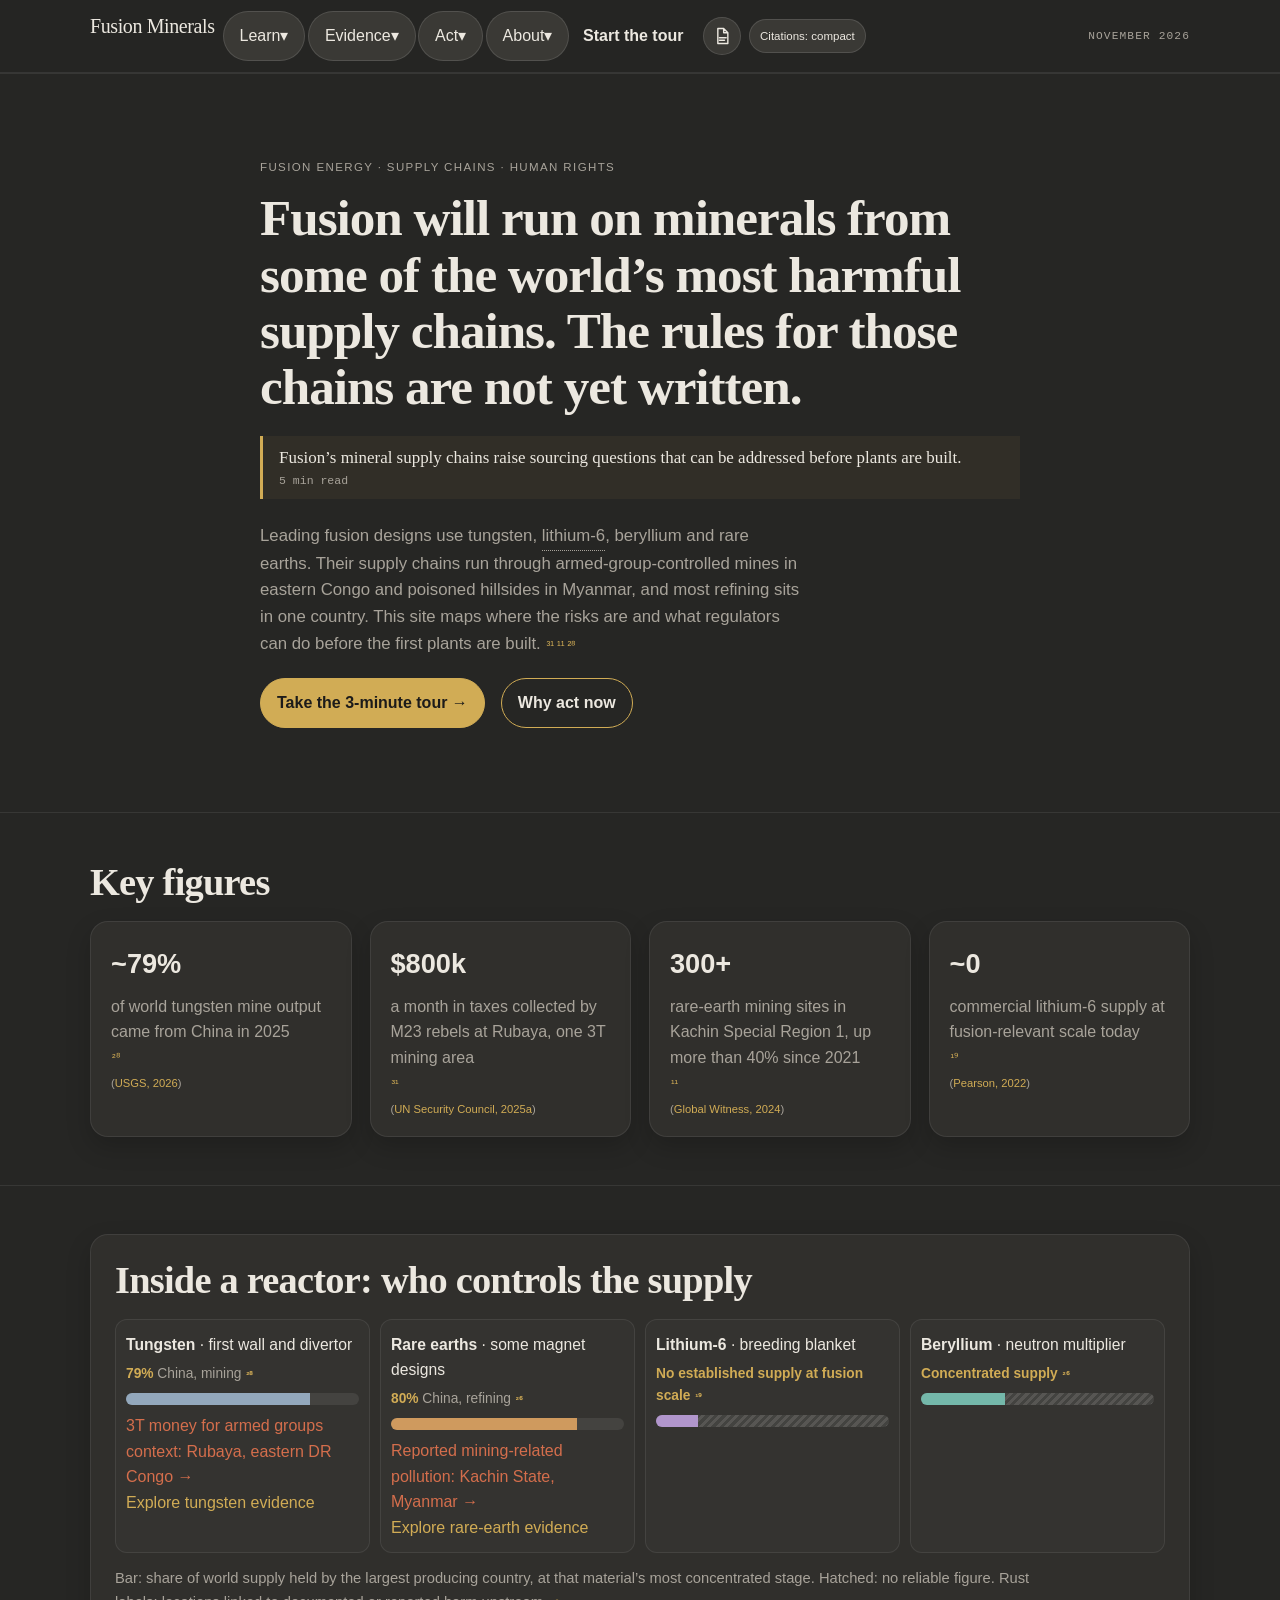
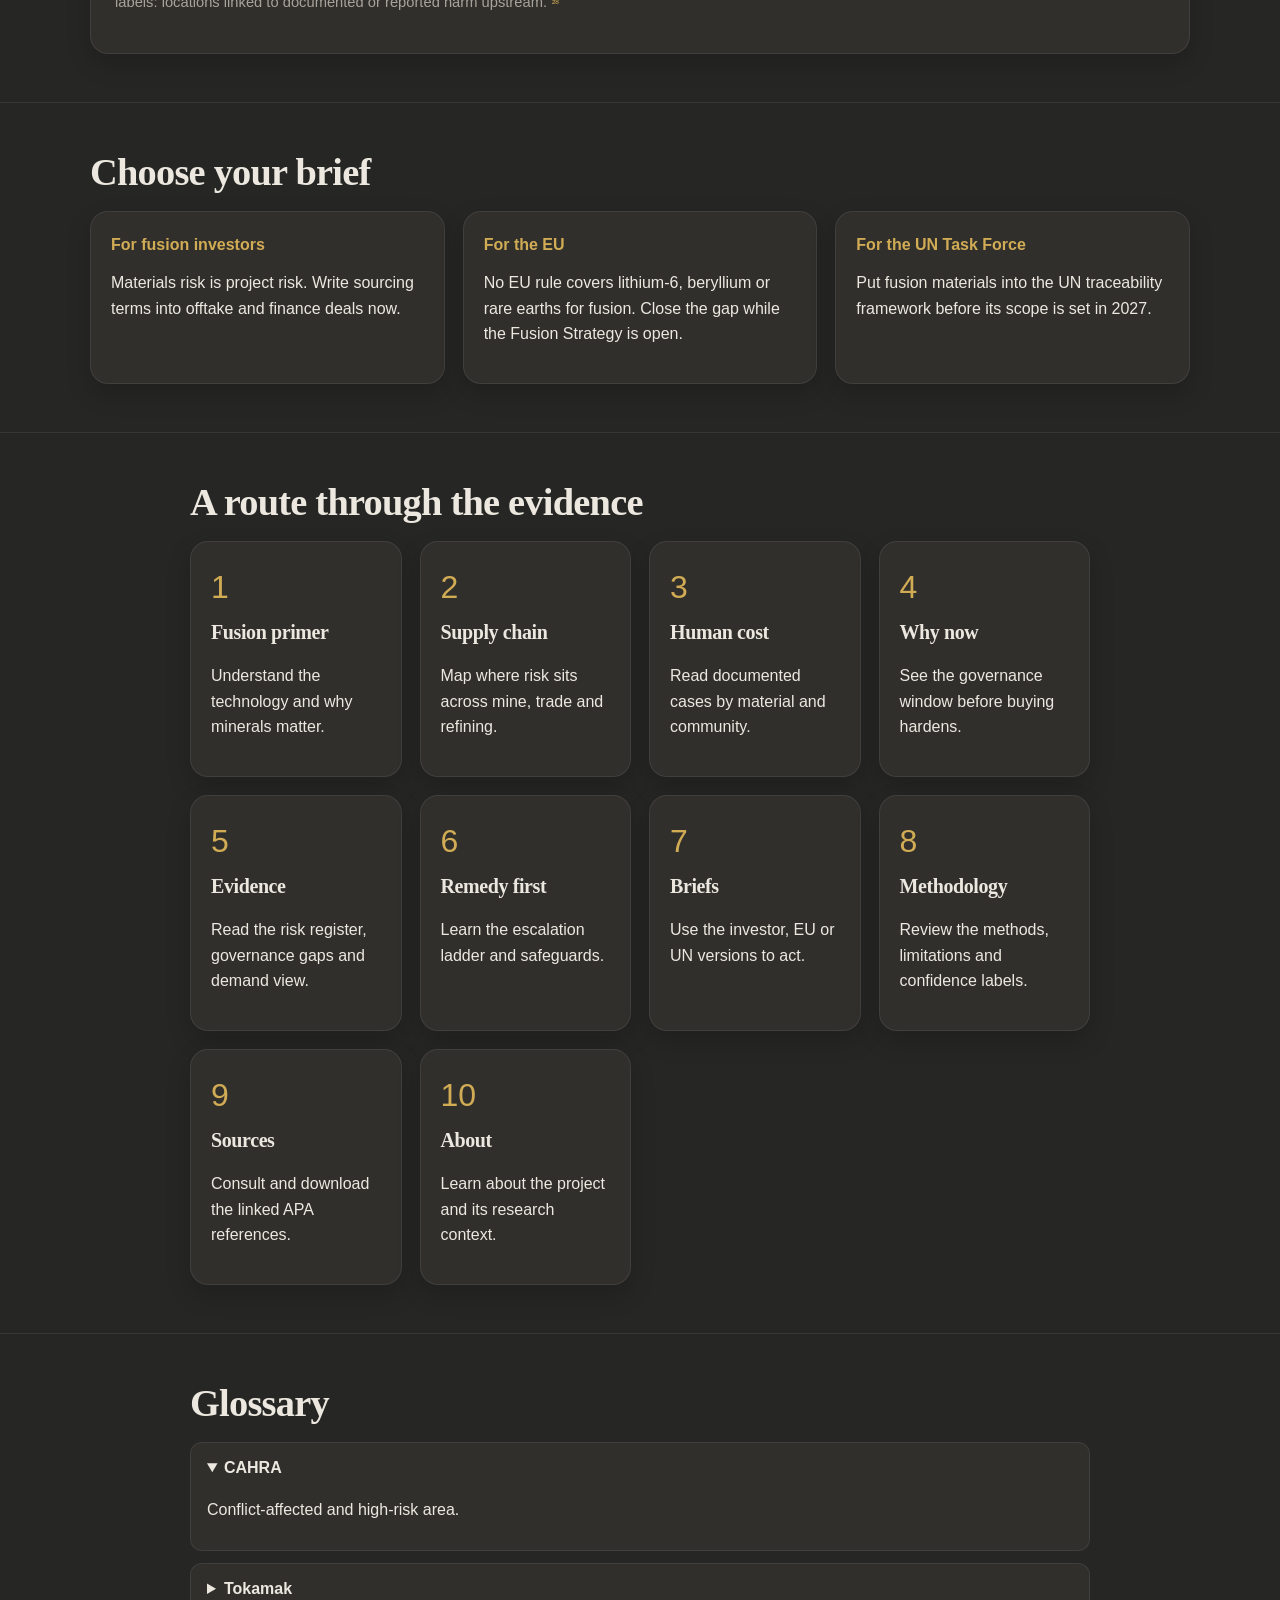
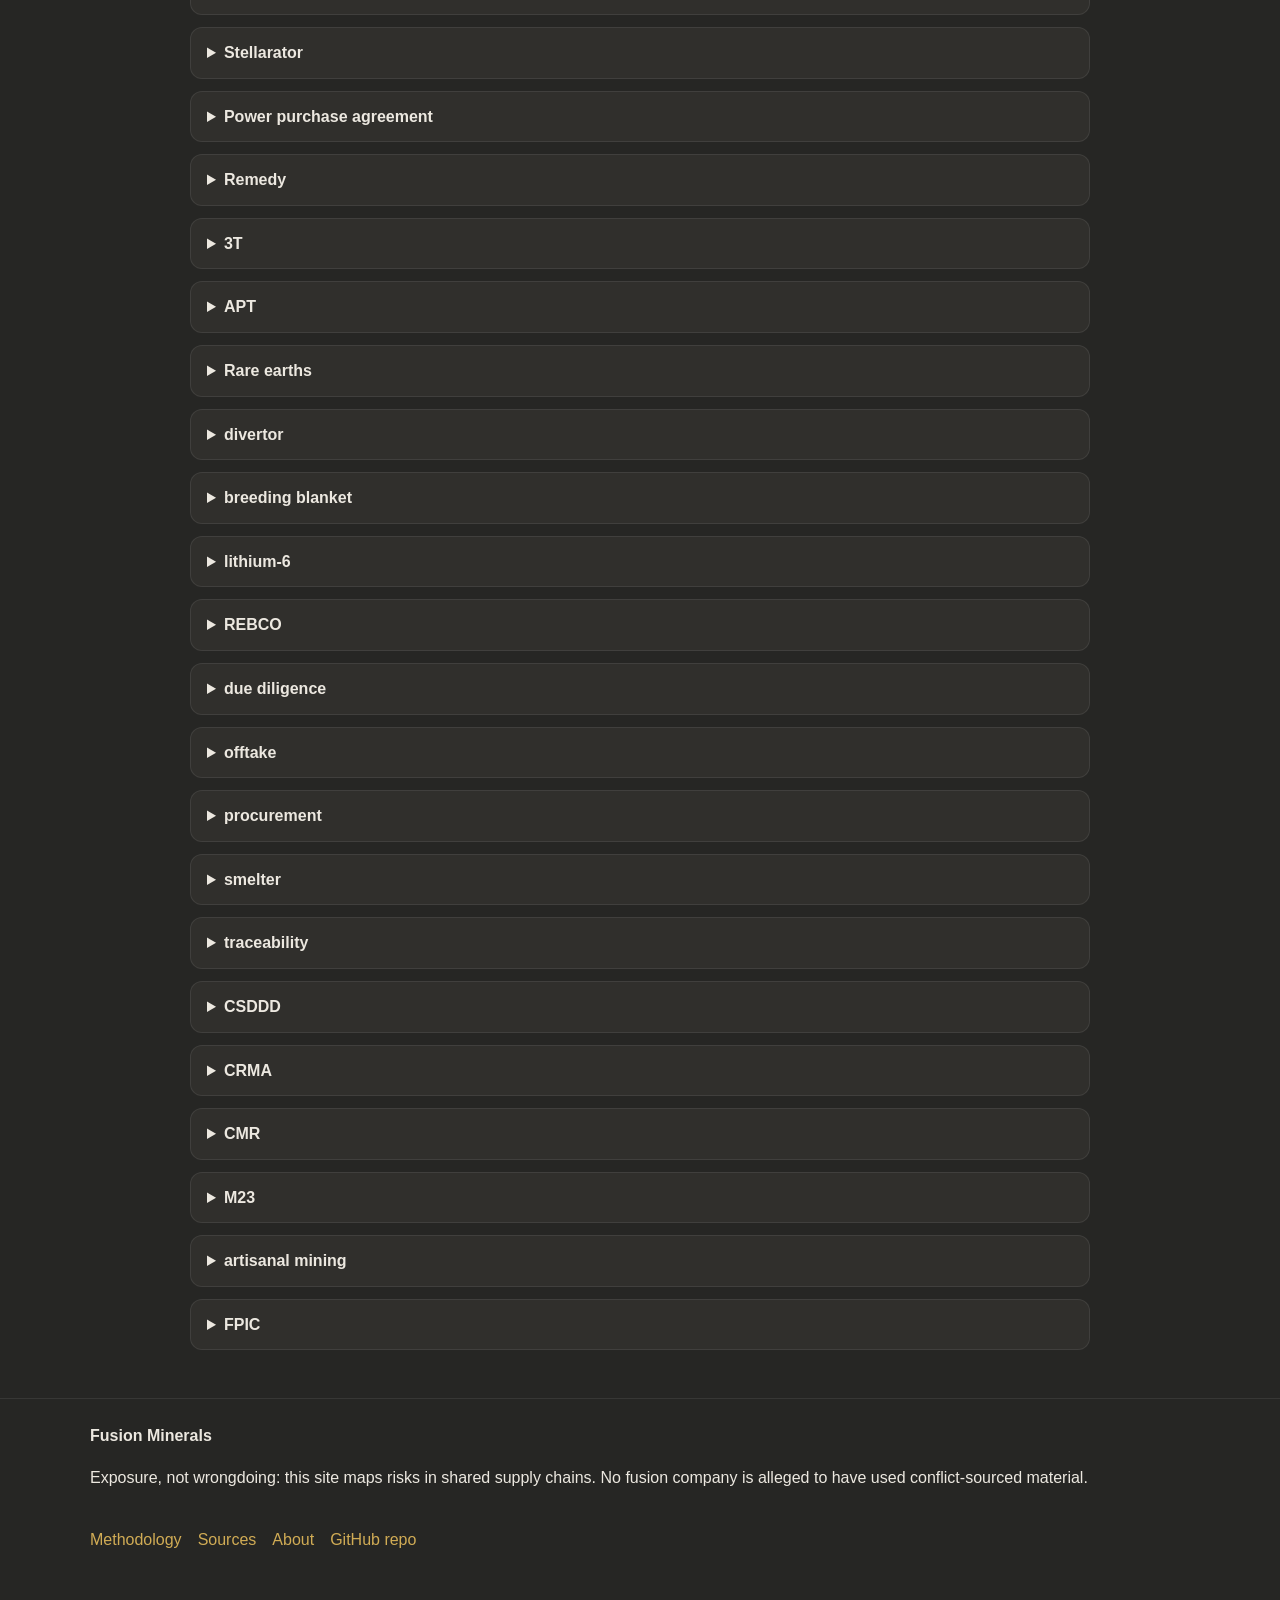
<file: index.html>
<!DOCTYPE html>
<html lang="en">
  <head>
    <meta charset="UTF-8" />
    <meta name="viewport" content="width=device-width, initial-scale=1.0" />
    <title>Fusion Minerals</title>
    <meta name="description" content="Fusion Minerals — supply chain risk in fusion minerals." />
    <link rel="stylesheet" href="css/styles.css?v=20" />
  </head>
  <body>
    <header class="site-header">
      <div class="container topbar">
        <a href="#overview" class="brand">Fusion Minerals</a>
        <button class="nav-toggle" aria-expanded="false" aria-controls="main-nav">Menu</button>
        <nav id="main-nav" class="main-nav" aria-label="Main navigation">
          <div class="nav-group">
            <button class="nav-button" aria-expanded="false">Learn <span>▾</span></button>
            <div class="nav-panel" role="menu">
              <a href="#primer">Fusion primer</a>
              <a href="#chain">Supply chain</a>
              <a href="#human-cost">Human cost</a>
              <a href="#why-now">Why now</a>
            </div>
          </div>
          <div class="nav-group">
            <button class="nav-button" aria-expanded="false">Evidence <span>▾</span></button>
            <div class="nav-panel" role="menu">
              <a href="#risks">Risk register</a>
              <a href="#governance">Governance gaps</a>
              <a href="#demand">Demand</a>
            </div>
          </div>
          <div class="nav-group">
            <button class="nav-button" aria-expanded="false">Act <span>▾</span></button>
            <div class="nav-panel" role="menu">
              <a href="#remedy">Remedy first</a>
              <a href="#brief-investors">Investors</a>
              <a href="#brief-eu">European Union</a>
              <a href="#brief-un">UN Task Force</a>
            </div>
          </div>
          <div class="nav-group">
            <button class="nav-button" aria-expanded="false">About <span>▾</span></button>
            <div class="nav-panel" role="menu">
              <a href="#methodology">Methodology</a>
              <a href="#sources">Sources</a>
              <a href="#about">About</a>
            </div>
          </div>
          <a class="button tour-nav-button" href="#tour">Start the tour</a>
        </nav>
        <button id="page-print-button" class="page-print-button" type="button" aria-label="Save this page as PDF" title="Save this page as PDF">
          <svg aria-hidden="true" viewBox="0 0 24 24"><path d="M7 3h7l5 5v13H7zM14 3v5h5M9 14h8M9 17h6"/></svg>
        </button>
        <button id="citation-mode-toggle" class="citation-mode-toggle" type="button" aria-label="Show citations: compact" aria-pressed="false">Citations: compact</button>
        <div class="date-stamp">November 2026</div>
      </div>
    </header>

    <main>
      <section id="overview" class="section">
        <div class="container hero-copy">
          <div>
            <p class="eyebrow">Fusion energy · supply chains · human rights</p>
            <h1>Fusion will run on minerals from some of the world’s most harmful supply chains. The rules for those chains are not yet written.</h1>
            <p class="lede">Leading fusion designs use tungsten, lithium-6, beryllium and rare earths. Their supply chains run through armed-group-controlled mines in eastern Congo and poisoned hillsides in Myanmar, and most refining sits in one country. This site maps where the risks are and what regulators can do before the first plants are built. <span data-cite="unsc-2025a,gw-2024,usgs-2026"></span></p>
            <div class="ctas">
              <a href="#tour" class="button">Take the 3-minute tour →</a>
              <a href="#why-now" class="button button-secondary">Why act now</a>
            </div>
          </div>
        </div>
      </section>

      <section id="tour" class="section guided-tour" aria-labelledby="tour-title">
        <div class="container narrow">
          <p class="eyebrow">A three-minute guided tour</p>
          <h2 id="tour-title">Follow a piece of tungsten</h2>
          <div class="tour-progress">
            <p id="tour-progress-label">Step 1 of 5</p>
            <div class="tour-progress-dots" role="group" aria-label="Tour progress">
              <button type="button" class="tour-dot active" data-tour-go="0" aria-label="Go to step 1" aria-current="step"></button>
              <button type="button" class="tour-dot" data-tour-go="1" aria-label="Go to step 2"></button>
              <button type="button" class="tour-dot" data-tour-go="2" aria-label="Go to step 3"></button>
              <button type="button" class="tour-dot" data-tour-go="3" aria-label="Go to step 4"></button>
              <button type="button" class="tour-dot" data-tour-go="4" aria-label="Go to step 5"></button>
            </div>
          </div>
          <div id="tour-announcement" class="visually-hidden" aria-live="polite"></div>
          <article class="tour-screen" data-tour-screen="0">
            <svg class="tour-illustration" viewBox="0 0 120 90" aria-hidden="true"><path d="M12 72 42 23l19 31 16-23 31 41H12Z" fill="none" stroke="currentColor" stroke-width="4"/><circle cx="47" cy="50" r="7" fill="var(--gold)"/></svg>
            <div><p class="eyebrow">01 · Mine</p><h3>It starts in a mine</h3><p>Tungsten is dug from the ground. Most comes from China, and some eastern Congo mines lie in areas controlled by armed groups.</p><p class="tour-figure"><strong>79%</strong> of the world’s tungsten was mined in China in 2025 <span data-cite="usgs-2026"></span></p><a href="#chain-tungsten-mine">Dig deeper →</a></div>
          </article>
          <article class="tour-screen" data-tour-screen="1" hidden>
            <svg class="tour-illustration" viewBox="0 0 120 90" aria-hidden="true"><path d="M12 45h96M76 20l28 25-28 25" fill="none" stroke="currentColor" stroke-width="4"/><path d="M20 24h30v42H20z" fill="none" stroke="var(--rust)" stroke-width="4"/></svg>
            <div><p class="eyebrow">02 · Trade</p><h3>It crosses borders</h3><p>Ore from rebel-held areas is smuggled into Rwanda and mixed with legal exports. After blending, it can be hard to identify where it came from.</p><p class="tour-figure"><strong>$800,000 a month</strong> reaches M23 rebels from taxes at one mining area <span data-cite="unsc-2025a"></span></p><a href="#human-cost-rubaya">Dig deeper →</a></div>
          </article>
          <article class="tour-screen" data-tour-screen="2" hidden>
            <svg class="tour-illustration" viewBox="0 0 120 90" aria-hidden="true"><path d="M20 68h80M32 68V40h56v28M40 40V23h40v17M46 23v-9h28v9" fill="none" stroke="currentColor" stroke-width="4"/><circle cx="60" cy="52" r="8" fill="var(--ree)"/></svg>
            <div><p class="eyebrow">03 · Refining</p><h3>It is refined</h3><p>Factories turn ore into a powder called APT. About four in five tonnes of APT are produced in one country.</p><p class="tour-figure"><strong>About 80%</strong> of APT is made in China <span data-cite="usgs-2026"></span></p><a href="#chain-tungsten-refine">Dig deeper →</a></div>
          </article>
          <article class="tour-screen" data-tour-screen="3" hidden>
            <svg class="tour-illustration" viewBox="0 0 120 90" aria-hidden="true"><path d="M27 17h66v56H27zM39 29h42v32H39z" fill="none" stroke="currentColor" stroke-width="4"/><path d="M49 73v9m22-9v9" stroke="var(--tungsten)" stroke-width="5"/></svg>
            <div><p class="eyebrow">04 · Components</p><h3>It becomes a reactor part</h3><p>The powder can be pressed into tiles that line a reactor’s hottest region. EU rules check raw tungsten at the border, but not inside finished parts.</p><p class="tour-figure"><strong>Finished components</strong> fall outside the EU Conflict Minerals Regulation <span data-cite="cmr-2017"></span></p><a href="#governance">Dig deeper →</a></div>
          </article>
          <article class="tour-screen" data-tour-screen="4" hidden>
            <svg class="tour-illustration" viewBox="0 0 120 90" aria-hidden="true"><circle cx="60" cy="45" r="32" fill="none" stroke="currentColor" stroke-width="4"/><path d="M60 13v64M28 45h64" stroke="var(--gold)" stroke-width="3"/><circle cx="60" cy="45" r="8" fill="var(--gold)"/></svg>
            <div><p class="eyebrow">05 · The opening</p><h3>The rules are not written yet</h3><p>Fusion plants are still years away. Governments and investors can require buyers to fix supply-chain problems before long-term contracts make change harder.</p><p class="tour-figure"><strong>Early 2030s</strong> is the target window for first commercial plants <span data-cite="wnn-2026"></span></p><a href="#why-now">Dig deeper →</a></div>
          </article>
          <section class="tour-screen tour-finish" data-tour-screen="5" hidden aria-labelledby="tour-finish-title">
            <div><p class="eyebrow">Tour complete</p><h3 id="tour-finish-title">What now?</h3><p>Choose where to go next.</p><div class="tour-choices"><a class="button" href="#human-cost">See who is affected</a><a class="button button-secondary" href="#remedy">See what can be done</a><a class="button button-secondary" href="#chain">Read the full evidence</a></div></div>
          </section>
          <div class="tour-controls">
            <button type="button" class="button button-secondary" id="tour-back" disabled>← Back</button>
            <button type="button" class="button" id="tour-next">Next →</button>
            <a href="#chain" class="tour-skip">Skip to the full evidence →</a>
          </div>
        </div>
      </section>

      <section class="section section-compact">
        <div class="container">
          <h2>Key figures</h2>
          <div class="stats-grid">
            <article class="stat-card">
              <strong>~79%</strong>
              <span>of world tungsten mine output came from China in 2025</span>
              <span data-cite="usgs-2026"></span>
            </article>
            <article class="stat-card">
              <strong>$800k</strong>
              <span>a month in taxes collected by M23 rebels at Rubaya, one 3T mining area</span>
              <span data-cite="unsc-2025a"></span>
            </article>
            <article class="stat-card">
              <strong>300+</strong>
              <span>rare-earth mining sites in Kachin Special Region 1, up more than 40% since 2021</span>
              <span data-cite="gw-2024"></span>
            </article>
            <article class="stat-card">
              <strong>~0</strong>
              <span>commercial lithium-6 supply at fusion-relevant scale today</span>
              <span data-cite="pearson-2022"></span>
            </article>
          </div>
        </div>
      </section>

      <section id="reactor-supply" class="section section-compact reactor-supply">
        <div class="container">
          <aside class="panel">
            <h2>Inside a reactor: who controls the supply</h2>
            <div class="mineral-stack">
              <div class="miner-row">
                <div class="meta"><strong>Tungsten</strong> · first wall and divertor</div>
                <div class="row-figure"><span>79%</span> China, mining <span data-cite="usgs-2026"></span></div>
                <div class="bar"><span style="width:79%; background: var(--tungsten);"></span></div>
                <a class="hotspot" href="#human-cost-rubaya">3T conflict-finance context: Rubaya, eastern DR Congo →</a>
                <a href="#chain-tungsten-mine">Explore tungsten evidence</a>
              </div>
              <div class="miner-row">
                <div class="meta"><strong>Rare earths</strong> · some magnet designs</div>
                <div class="row-figure"><span>80%</span> China, refining <span data-cite="scsp-2025"></span></div>
                <div class="bar"><span style="width:80%; background: var(--ree);"></span></div>
                <a class="hotspot" href="#human-cost-kachin">Reported mining-related pollution: Kachin State, Myanmar →</a>
                <a href="#chain-ree-mine">Explore rare-earth evidence</a>
              </div>
              <div class="miner-row hatched">
                <div class="meta"><strong>Lithium-6</strong> · breeding blanket</div>
                <div class="row-figure"><span class="dim">No established supply at fusion scale</span> <span data-cite="pearson-2022"></span></div>
                <div class="bar hatched"><span style="width:18%; background: var(--lithium);"></span></div>
              </div>
              <div class="miner-row hatched">
                <div class="meta"><strong>Beryllium</strong> · neutron multiplier</div>
                <div class="row-figure"><span class="dim">Concentrated supply</span> <span data-cite="scsp-2025"></span></div>
                <div class="bar hatched"><span style="width:36%; background: var(--beryllium);"></span></div>
              </div>
            </div>
            <p class="caption">Bar: share of world supply held by the largest producing country, at that material’s most concentrated stage. Hatched: no reliable figure. Rust labels: locations linked to documented or reported harm upstream. <span data-cite="usgs-2026"></span></p>
          </aside>
        </div>
      </section>

      <section class="section section-compact">
        <div class="container">
          <h2>Choose your brief</h2>
          <div class="brief-grid">
            <a class="brief-card" href="#brief-investors">
              <span class="tag">For fusion investors</span>
              <p>Materials risk is project risk. Write sourcing terms into offtake and finance deals now.</p>
            </a>
            <a class="brief-card" href="#brief-eu">
              <span class="tag">For the EU</span>
              <p>No EU rule covers lithium-6, beryllium or rare earths for fusion. Close the gap while the Fusion Strategy is open.</p>
            </a>
            <a class="brief-card" href="#brief-un">
              <span class="tag">For the UN Task Force</span>
              <p>Put fusion materials into the UN traceability framework before its scope is set in 2027.</p>
            </a>
          </div>
        </div>
      </section>

      <section class="section section-compact">
        <div class="container narrow">
          <h2>A route through the evidence</h2>
          <div class="route-grid">
            <a class="route-card" href="#primer"><span>1</span><h3>Fusion primer</h3><p>Understand the technology and why minerals matter.</p></a>
            <a class="route-card" href="#chain"><span>2</span><h3>Supply chain</h3><p>Map where risk sits across mine, trade and refining.</p></a>
            <a class="route-card" href="#human-cost"><span>3</span><h3>Human cost</h3><p>Read documented cases by material and community.</p></a>
            <a class="route-card" href="#why-now"><span>4</span><h3>Why now</h3><p>See the governance window before procurement hardens.</p></a>
            <a class="route-card" href="#risks"><span>5</span><h3>Evidence</h3><p>Read the risk register, governance gaps and demand view.</p></a>
            <a class="route-card" href="#remedy"><span>6</span><h3>Remedy first</h3><p>Learn the escalation ladder and safeguards.</p></a>
            <a class="route-card" href="#brief-investors"><span>7</span><h3>Briefs</h3><p>Use the investor, EU or UN versions to act.</p></a>
            <a class="route-card" href="#methodology"><span>8</span><h3>Methodology</h3><p>Review the methods, limitations and confidence labels.</p></a>
            <a class="route-card" href="#sources"><span>9</span><h3>Sources</h3><p>Consult and download the linked APA references.</p></a>
            <a class="route-card" href="#about"><span>10</span><h3>About</h3><p>Learn about the project and its research context.</p></a>
          </div>
        </div>
      </section>

      <section class="section section-compact">
        <div class="container narrow">
          <h2>Glossary</h2>
          <div class="glossary-list">
            <details open>
              <summary>CAHRA</summary>
              <p>Conflict-affected and high-risk area.</p>
            </details>
            <details>
              <summary>Tokamak</summary>
              <p>A magnetic confinement device designed to hold a hot plasma long enough for fusion to happen.</p>
            </details>
            <details>
              <summary>Stellarator</summary>
              <p>An alternative magnetic confinement design that uses twisted field geometry rather than a toroidal tokamak arrangement.</p>
            </details>
            <details>
              <summary>Power purchase agreement</summary>
              <p>A contract in which a buyer agrees to purchase electricity from a project, often for a fixed term.</p>
            </details>
            <details>
              <summary>Remedy</summary>
              <p>Measures to address harm, including corrective action, support and just transition for affected workers and communities.</p>
            </details>
            <details>
              <summary>3T</summary>
              <p>Tin, tungsten and tantalum, the minerals often covered by conflict-minerals due diligence rules.</p>
            </details>
            <details>
              <summary>APT</summary>
              <p>Ammonium paratungstate, a commonly traded tungsten intermediate.</p>
            </details>
            <details>
              <summary>Rare earths</summary>
              <p>Minerals used in magnets and components, including heavy and light rare earths.</p>
            </details>
          </div>
        </div>
      </section>

      <section id="primer" class="section">
        <div class="container narrow">
          <h2>What is fusion</h2>
          <div class="fusion-grid">
            <div class="diagram-box">
              <figure class="reaction-demo">
                <svg class="reaction-svg" id="reaction-comparison" viewBox="0 0 680 440" role="img" aria-labelledby="reaction-title reaction-desc">
                  <title id="reaction-title">Fusion and fission compared</title>
                  <desc id="reaction-desc">Fusion joins deuterium and tritium to make helium and a neutron. Fission splits a heavy nucleus into smaller nuclei and neutrons.</desc>
                  <rect class="reaction-frame" x="8" y="8" width="664" height="206" rx="14"></rect>
                  <rect class="reaction-frame" x="8" y="226" width="664" height="206" rx="14"></rect>
                  <text class="reaction-heading" x="28" y="40">Fusion</text>
                  <text class="reaction-label" x="28" y="66">Light nuclei join</text>
                  <g class="fusion-fuel fusion-fuel-a">
                    <circle class="nucleus" cx="118" cy="126" r="30"></circle>
                    <text class="nucleus-label" x="118" y="132" text-anchor="middle">D</text>
                  </g>
                  <text class="reaction-symbol" x="166" y="134">+</text>
                  <g class="fusion-fuel fusion-fuel-b">
                    <circle class="nucleus" cx="222" cy="126" r="30"></circle>
                    <text class="nucleus-label" x="222" y="132" text-anchor="middle">T</text>
                  </g>
                  <text class="reaction-symbol" x="298" y="134">→</text>
                  <g class="fusion-product">
                    <circle class="product-nucleus" cx="398" cy="126" r="31"></circle>
                    <text class="nucleus-label" x="398" y="132" text-anchor="middle">He</text>
                    <circle class="neutron" cx="510" cy="126" r="13"></circle>
                    <text class="neutron-label" x="510" y="131" text-anchor="middle">n</text>
                  </g>
                  <text class="reaction-footnote" x="28" y="192">Deuterium + tritium → helium + neutron</text>

                  <text class="reaction-heading" x="28" y="258">Fission</text>
                  <text class="reaction-label" x="28" y="284">A heavy nucleus splits</text>
                  <circle class="neutron" cx="118" cy="344" r="13"></circle>
                  <text class="neutron-label" x="118" y="349" text-anchor="middle">n</text>
                  <text class="reaction-symbol" x="164" y="352">+</text>
                  <g class="fission-core">
                    <circle class="heavy-nucleus" cx="245" cy="344" r="34"></circle>
                    <text class="nucleus-label" x="245" y="349" text-anchor="middle">heavy</text>
                  </g>
                  <text class="reaction-symbol" x="322" y="352">→</text>
                  <g class="fission-products">
                    <circle class="product-nucleus" cx="422" cy="330" r="25"></circle>
                    <circle class="product-nucleus" cx="482" cy="362" r="22"></circle>
                    <circle class="neutron" cx="546" cy="328" r="11"></circle>
                    <circle class="neutron" cx="552" cy="377" r="11"></circle>
                  </g>
                  <text class="reaction-footnote" x="28" y="410">A heavy nucleus → smaller nuclei + neutrons</text>
                </svg>
                <div class="mobile-reaction-labels" aria-hidden="true">
                  <p><strong>Fusion:</strong> deuterium + tritium → helium + neutron</p>
                  <p><strong>Fission:</strong> a heavy nucleus → smaller nuclei + neutrons</p>
                </div>
                <figcaption>Conceptual diagrams; not to scale.</figcaption>
              </figure>
              <div class="reaction-controls">
                <button class="button" id="reaction-play" type="button" aria-controls="reaction-comparison">Play comparison</button>
                <p id="reaction-status" role="status" aria-live="polite">Static view. Fusion joins; fission splits.</p>
              </div>
            </div>
            <div>
              <p>Fusion joins two light nuclei. Deuterium-tritium fusion produces helium and a neutron. Fission splits a heavy nucleus into smaller parts. ITER says its deuterium-tritium plasma must reach about 150 million °C. <span data-cite="iter-tokamak"></span><!-- VERIFY --> Other designs may use different fuels and conditions.</p>
              <h3 class="temperature-heading">Temperature comparison</h3>
              <figure class="temperature-figure">
                <svg class="temperature-chart" viewBox="0 0 360 300" role="img" aria-labelledby="temperature-title temperature-desc">
                  <title id="temperature-title">Solar core and fusion plasma temperatures</title>
                  <desc id="temperature-desc">The Sun's core is about 15 million degrees Celsius. ITER's deuterium-tritium plasma target is about 150 million degrees Celsius. The vertical scale omits the range from 20 to 140 million degrees.</desc>
                  <line class="temperature-axis" x1="48" y1="255" x2="330" y2="255"></line>
                  <line class="temperature-axis" x1="48" y1="65" x2="48" y2="255"></line>
                  <text class="temperature-axis-label" x="8" y="77">°C</text>
                  <text class="temperature-axis-label" x="8" y="95">millions</text>
                  <text class="temperature-tick" x="30" y="260">0</text>
                  <rect class="temperature-sun" x="88" y="195" width="74" height="60" rx="5"></rect>
                  <text class="temperature-value" x="125" y="184" text-anchor="middle">15 million °C</text>
                  <text class="temperature-name" x="125" y="280" text-anchor="middle">Sun’s core</text>
                  <rect class="temperature-plasma" x="220" y="175" width="70" height="80" rx="5"></rect>
                  <rect class="temperature-plasma" x="220" y="115" width="70" height="40" rx="5"></rect>
                  <path class="temperature-break" d="M212 174 l8 -8 M290 174 l8 -8 M212 162 l8 -8 M290 162 l8 -8"></path>
                  <text class="temperature-value" x="255" y="103" text-anchor="middle">150 million °C</text>
                  <text class="temperature-name" x="255" y="280" text-anchor="middle">ITER D-T plasma</text>
                </svg>
                <figcaption>Broken vertical scale: 20–140 million °C omitted. Bar heights are not directly proportional.</figcaption>
              </figure>
              <p class="verification-note">Author check: confirm the selected values and their intended comparison before publication. <span data-cite="nasa-sun-facts,iter-tokamak"></span><!-- VERIFY --></p>
              <ul>
                <li>The fusion reaction itself does not emit carbon dioxide; the full lifecycle footprint also depends on construction, materials and energy inputs.</li>
                <li>Waste characteristics differ from fission and depend on material choices and neutron exposure.</li>
                <li>Commercial, sustained electricity production has not yet been demonstrated.</li>
              </ul>
            </div>
          </div>

          <h2>Tokamak cross-section</h2>
          <div class="cutaway-wrap">
            <div class="cutaway-visual">
              <svg class="cutaway-svg" id="tokamak-cutaway" viewBox="0 0 680 440" role="group" aria-labelledby="tokamak-title tokamak-desc">
                <title id="tokamak-title">Simplified tokamak cross-section</title>
                <desc id="tokamak-desc">Interactive cross-section showing plasma and the surrounding first wall, divertor, breeding blanket, shield, vacuum vessel, magnets and cryostat. Select or focus a layer to explore its materials and supply-chain detail.</desc>
                <line class="doughnut-center-line" x1="40" y1="48" x2="40" y2="376"></line>
                <text class="doughnut-center-label" x="18" y="426">centre of the doughnut</text>

                <g class="layer cryostat" data-layer="cryostat" tabindex="0" role="button" aria-label="Cryostat. Materials: steel and helium." aria-pressed="false" data-material="steel" data-link="#chain-ree">
                  <rect class="cryostat-shape" x="48" y="30" width="388" height="366" rx="178"></rect>
                  <line class="layer-leader" x1="436" y1="55" x2="462" y2="55"></line>
                  <text class="layer-label" x="472" y="52">Cryostat</text>
                  <text class="layer-material" x="472" y="68">Steel, helium</text>
                </g>
                <g class="layer magnet" data-layer="magnets" tabindex="0" role="button" aria-label="Magnets. Materials: REBCO or niobium-tin superconductors." aria-pressed="false" data-material="rare-earths" data-link="#chain-ree">
                  <ellipse class="magnet-shape" cx="240" cy="213" rx="176" ry="164"></ellipse>
                  <line class="layer-leader" x1="408" y1="100" x2="462" y2="100"></line>
                  <text class="layer-label" x="472" y="97">Magnets</text>
                  <text class="layer-material" x="472" y="113">REBCO or niobium-tin</text>
                </g>
                <g class="layer vessel" data-layer="vessel" tabindex="0" role="button" aria-label="Vacuum vessel. Material: steel." aria-pressed="false" data-material="steel" data-link="#chain-beryllium">
                  <ellipse class="vessel-shape" cx="240" cy="213" rx="155" ry="144"></ellipse>
                  <line class="layer-leader" x1="392" y1="145" x2="462" y2="145"></line>
                  <text class="layer-label" x="472" y="142">Vacuum vessel</text>
                  <text class="layer-material" x="472" y="158">Steel</text>
                </g>
                <g class="layer shield" data-layer="shield" tabindex="0" role="button" aria-label="Shield. Materials: tungsten carbide and steel." aria-pressed="false" data-material="tungsten" data-link="#chain-tungsten">
                  <ellipse class="shield-shape" cx="240" cy="213" rx="141" ry="130"></ellipse>
                  <line class="layer-leader" x1="378" y1="190" x2="462" y2="190"></line>
                  <text class="layer-label" x="472" y="187">Shield</text>
                  <text class="layer-material" x="472" y="203">Tungsten carbide, steel</text>
                </g>
                <g class="layer blanket" data-layer="blanket" tabindex="0" role="button" aria-label="Breeding blanket. Materials: lithium-6, beryllium or lead." aria-pressed="false" data-material="lithium" data-link="#chain-lithium">
                  <ellipse class="blanket-shape" cx="240" cy="213" rx="126" ry="115"></ellipse>
                  <line class="layer-leader" x1="365" y1="235" x2="462" y2="235"></line>
                  <text class="layer-label" x="472" y="232">Breeding blanket</text>
                  <text class="layer-material" x="472" y="248">Lithium-6, beryllium or lead</text>
                </g>
                <g class="layer first-wall" data-layer="first-wall" tabindex="0" role="button" aria-label="First wall. Materials may include tungsten or beryllium." aria-pressed="false" data-material="tungsten" data-link="#chain-tungsten">
                  <ellipse class="first-wall-shape" cx="240" cy="213" rx="104" ry="94"></ellipse>
                  <line class="layer-leader" x1="344" y1="280" x2="462" y2="280"></line>
                  <text class="layer-label" x="472" y="277">First wall</text>
                  <text class="layer-material" x="472" y="293">Tungsten or beryllium</text>
                </g>
                <g class="layer divertor" data-layer="divertor" tabindex="0" role="button" aria-label="Divertor. Material: tungsten." aria-pressed="false" data-material="tungsten" data-link="#chain-tungsten">
                  <path class="divertor-shape" d="M205 281 L275 281 L258 316 L222 316 Z"></path>
                  <line class="layer-leader" x1="258" y1="316" x2="462" y2="325"></line>
                  <text class="layer-label" x="472" y="322">Divertor</text>
                  <text class="layer-material" x="472" y="338">Tungsten</text>
                </g>
                <g class="layer plasma" data-layer="plasma" tabindex="0" role="button" aria-label="Plasma. Fuel: deuterium and tritium." aria-pressed="false" data-material="deuterium-tritium" data-link="#chain-lithium">
                  <ellipse class="plasma-shape" cx="240" cy="213" rx="78" ry="69"></ellipse>
                  <text class="plasma-label" x="240" y="218" text-anchor="middle">Plasma</text>
                  <line class="layer-leader" x1="314" y1="257" x2="462" y2="370"></line>
                  <text class="layer-label" x="472" y="367">Plasma</text>
                  <text class="layer-material" x="472" y="383">Deuterium and tritium</text>
                </g>
              </svg>
              <ul class="cutaway-layer-list" aria-label="Tokamak layers">
                <li><button class="cutaway-list-layer" data-layer="plasma" type="button" data-material="deuterium-tritium" data-link="#chain-lithium">Plasma <span>Deuterium and tritium</span></button></li>
                <li><button class="cutaway-list-layer" data-layer="first-wall" type="button" data-material="tungsten" data-link="#chain-tungsten">First wall <span>Tungsten or beryllium</span></button></li>
                <li><button class="cutaway-list-layer" data-layer="divertor" type="button" data-material="tungsten" data-link="#chain-tungsten">Divertor <span>Tungsten</span></button></li>
                <li><button class="cutaway-list-layer" data-layer="blanket" type="button" data-material="lithium" data-link="#chain-lithium">Breeding blanket <span>Lithium-6, beryllium or lead</span></button></li>
                <li><button class="cutaway-list-layer" data-layer="shield" type="button" data-material="tungsten" data-link="#chain-tungsten">Shield <span>Tungsten carbide, steel</span></button></li>
                <li><button class="cutaway-list-layer" data-layer="vessel" type="button" data-material="steel" data-link="#chain-beryllium">Vacuum vessel <span>Steel</span></button></li>
                <li><button class="cutaway-list-layer" data-layer="magnets" type="button" data-material="rare-earths" data-link="#chain-ree">Magnets <span>REBCO or niobium-tin</span></button></li>
                <li><button class="cutaway-list-layer" data-layer="cryostat" type="button" data-material="steel" data-link="#chain-ree">Cryostat <span>Steel, helium</span></button></li>
              </ul>
              <p class="cutaway-caption">Simplified tokamak. Not to scale. Other designs use materials differently.</p>
            </div>
            <div class="cutaway-card" id="cutaway-detail">
              <h3>Layer detail</h3>
              <p>Select a layer to inspect the material risk.</p>
            </div>
          </div>
          <details class="primer-table-disclosure">
            <summary>Show the full reactor layer table</summary>
            <div class="table-scroll" role="region" aria-label="Fusion reactor layers and material risks" tabindex="0">
              <table class="accessible-table">
                <thead>
                  <tr><th>Layer</th><th>Role</th><th>Materials</th><th>Key supply risk</th></tr>
                </thead>
                <tbody>
                  <tr><td>Plasma</td><td>Fuel burns here</td><td>Deuterium, tritium</td><td>Fuel supply and isotopic separation</td></tr>
                  <tr><td>First wall</td><td>Faces the plasma</td><td>Design-dependent; may include tungsten or beryllium</td><td>Material choice, concentration and traceability vary by design</td></tr>
                  <tr><td>Divertor</td><td>Removes heat and exhaust</td><td>Tungsten</td><td>Concentrated refining and governance gaps</td></tr>
                  <tr><td>Breeding blanket</td><td>Makes new tritium, captures heat</td><td>Lithium (lithium-6), beryllium or lead</td><td>Lithium-6 supply is effectively zero</td></tr>
                  <tr><td>Shield</td><td>Protects the magnets</td><td>Tungsten carbide, steel</td><td>Material concentration and processing bottlenecks</td></tr>
                  <tr><td>Vacuum vessel</td><td>Sealed chamber</td><td>Steel</td><td>Industrial supply chain, not the main risk theme</td></tr>
                  <tr><td>Magnets</td><td>Confine the plasma</td><td>Superconductors vary by design, including REBCO or niobium-tin</td><td>Material demand and upstream exposure depend on magnet architecture</td></tr>
                  <tr><td>Cryostat</td><td>Keeps magnets cold</td><td>Steel, helium</td><td>Industrial supply chain and gas logistics</td></tr>
                </tbody>
              </table>
            </div>
          </details>

          <h2 class="primer-subsection-heading">Who is building it</h2>
          <div class="company-grid">
            <details class="company-card approach-card">
              <summary><h3>Tokamak</h3></summary>
              <div class="approach-content"><p>Commonwealth Fusion Systems; Tokamak Energy; ITER.</p></div>
            </details>
            <details class="company-card approach-card">
              <summary><h3>Stellarator</h3></summary>
              <div class="approach-content"><p>Proxima Fusion; Thea Energy.</p></div>
            </details>
            <details class="company-card approach-card">
              <summary><h3>Field-reversed / pulsed</h3></summary>
              <div class="approach-content"><p>Helion; TAE Technologies.</p></div>
            </details>
            <details class="company-card approach-card">
              <summary><h3>Magnetised target</h3></summary>
              <div class="approach-content"><p>General Fusion.</p></div>
            </details>
            <details class="company-card approach-card">
              <summary><h3>Inertial / laser</h3></summary>
              <div class="approach-content"><p>Inertia; Focused Energy; Marvel Fusion; Pacific Fusion.</p></div>
            </details>
          </div>

          <h2 class="primer-subsection-heading">Why it matters now</h2>
          <p>$4.48 billion was raised in the 12 months to July 2026, the highest on record, and $14.24 billion since 2021 across 56 companies. IEA projects global data centre electricity demand of about 945 TWh by 2030. Big Tech power deals tie AI demand to fusion.</p>

          <p class="bridge">Material requirements vary by reactor design, and each design draws on industrial supply chains. <a href="#chain">Trace the materials →</a></p>
          <div class="pager"><a href="#overview">← Overview</a><a href="#chain">Supply chain →</a></div>
        </div>
      </section>

      <section id="chain" class="section">
        <div class="container">
          <h2>Supply chain</h2>
          <div class="material-switcher" id="material-switcher">
            <button class="material-button active" data-material="tungsten">Tungsten</button>
            <button class="material-button" data-material="lithium">Lithium</button>
            <button class="material-button" data-material="beryllium">Beryllium</button>
            <button class="material-button" data-material="ree">Rare earths</button>
          </div>
          <div class="audience-lens-wrap">
            <p>Audience lens</p>
            <div class="audience-lens" id="audience-lens">
              <button class="lens active" data-lens="all">All</button>
              <button class="lens" data-lens="investors">Investors</button>
              <button class="lens" data-lens="eu">EU</button>
              <button class="lens" data-lens="un">UN</button>
            </div>
          </div>
          <div class="chain-layout">
            <div class="chain-panel">
              <h3>Supply chain map</h3>
              <div class="chain-journey-controls">
                <button class="button button-secondary" id="chain-journey-toggle" type="button" aria-controls="chain-flow" aria-pressed="false">Play journey</button>
                <p id="chain-journey-status" role="status" aria-live="polite">Ready at the first stage.</p>
              </div>
              <div class="chain-flow" id="chain-flow"></div>
              <div class="legend">
                <span><i class="dot mine"></i> Mine</span>
                <span><i class="dot trade"></i> Trade</span>
                <span><i class="dot refine"></i> Refining</span>
                <span><i class="dot component"></i> Components</span>
                <span><i class="dot plant"></i> Plant</span>
              </div>
            </div>
            <aside class="detail-panel" id="stage-detail"></aside>
          </div>
          <div class="limits-strip">
            <span>Limitations</span>
            <p>Exposure, not wrongdoing. <a href="#methodology">Read the limitations →</a></p>
          </div>
          <div class="pager"><a href="#primer">← Fusion primer</a><a href="#human-cost">Human cost →</a></div>
        </div>
      </section>

      <section id="human-cost" class="section human-cost">
        <div class="container">
          <p class="eyebrow">Human cost</p>
          <h2>Who pays for fusion’s minerals</h2>
          <p class="lede">The mines and refineries that will supply fusion already carry a human cost. These are the documented cases, by material. They show who is exposed, not who is to blame.</p>

          <div class="human-dimensions" role="group" aria-label="Five dimensions of human cost">
            <article><span>Lives</span><strong data-count-target="200" data-count-suffix="+" aria-label="More than 200">200+</strong><p>killed in a Rubaya mine collapse, early 2026</p><span data-cite="reuters-2026"></span></article>
            <article><span>Children</span><strong data-count-target="15" aria-label="15">15</strong><p>age of a Kachin miner who died after leaving work</p><span data-cite="gw-2024"></span></article>
            <article><span>Health</span><strong data-count-target="134000" aria-label="134,000">134,000</strong><p>US workers estimated to be exposed to beryllium</p><span data-cite="atsdr-2008"></span></article>
            <article><span>Conflict</span><strong data-count-target="800" data-count-prefix="$" data-count-suffix="k" aria-label="$800,000">$800k</strong><p>a month to M23 rebels from Rubaya mining taxes</p><span data-cite="unsc-2025a"></span></article>
            <article><span>Water</span><strong data-count-target="10" data-count-suffix=" m+" aria-label="More than 10 metres">10 m+</strong><p>fall in groundwater in 15 years, Salar de Atacama</p><span data-cite="oc-2025"></span></article>
          </div>

          <h3>Case files</h3>
          <div class="case-filters" role="group" aria-label="Filter case files by material">
            <button type="button" class="filter active" data-case-filter="all" aria-pressed="true">All cases</button>
            <button type="button" class="filter" data-case-filter="tungsten" aria-pressed="false">Tungsten</button>
            <button type="button" class="filter" data-case-filter="lithium" aria-pressed="false">Lithium</button>
            <button type="button" class="filter" data-case-filter="beryllium" aria-pressed="false">Beryllium</button>
            <button type="button" class="filter" data-case-filter="ree" aria-pressed="false">Rare earths</button>
          </div>
          <p id="case-count" class="count-line" role="status" aria-live="polite"></p>
          <div class="case-grid">
            <details class="case-card" id="human-cost-rubaya" data-material="tungsten">
              <summary class="case-summary">
                <span class="case-tags"><span class="material-chip tungsten">Tungsten · 3T</span><span class="confidence">Documented</span></span>
                <span class="case-title">Rubaya, North Kivu</span><span class="case-place">DR Congo · controlled by M23 since 2024</span>
                <span class="case-toggle-label"><span class="case-open-label">Open case file</span><span class="case-close-label">Close case file</span></span>
              </summary>
              <div class="case-detail">
              <p>Miners dig by hand for a few dollars a day. Two collapses in early 2026 were each reported to kill about 200 people. Victims of the first included children and market women. M23 disputes the second toll. UN experts report that M23 runs a parallel administration over Rubaya. They say it earns at least $800,000 a month from coltan taxes and smuggles 3T minerals into Rwanda. Rubaya supplies more than 15% of the world’s tantalum.</p>
              <p><strong>Who is affected:</strong> Artisanal miners and their families; communities under armed-group administration.</p>
              <p class="case-note">Most evidence concerns coltan; tungsten volumes from Rubaya are not quantified.</p>
              <p><span data-cite="reuters-2026,ap-2026,unsc-2025a"></span></p>
              <a href="#chain-tungsten-mine">Trace this stage →</a>
              </div>
            </details>
            <details class="case-card" id="human-cost-kachin" data-material="ree">
              <summary class="case-summary">
                <span class="case-tags"><span class="material-chip ree">Rare earths</span><span class="confidence">Reported</span></span>
                <span class="case-title">Kachin Special Region 1</span><span class="case-place">Myanmar · territory of junta-aligned militias</span>
                <span class="case-toggle-label"><span class="case-open-label">Open case file</span><span class="case-close-label">Close case file</span></span>
              </summary>
              <div class="case-detail">
              <p>Mining sites rose by more than 40% from 2021 to 2023, to over 300. Leaching chemicals are pumped into hillsides. Myanmar imported 1.5 million tonnes of ammonium sulphate from China in 2023. Imports were 93,000 tonnes in 2015. Streams test highly acidic with elevated arsenic. Workers report coughing, numbness, skin conditions and kidney problems. Two miners died after leaving work; one was 15. Residents say militias use coercion and payoffs to take land for mining.</p>
              <blockquote>“There are no longer fish in the waters.” <cite>— resident of Chipwe</cite></blockquote>
              <p><strong>Who is affected:</strong> Miners, farming and fishing communities, and residents displaced from riverbanks.</p>
              <p><span data-cite="gw-2024,gw-2022"></span></p>
              <a href="#chain-ree-mine">Trace this stage →</a>
              </div>
            </details>
            <details class="case-card" id="human-cost-andes" data-material="lithium">
              <summary class="case-summary">
                <span class="case-tags"><span class="material-chip lithium">Lithium</span><span class="confidence">Reported</span></span>
                <span class="case-title">High Andean salt flats</span><span class="case-place">Argentina, Bolivia and Chile</span>
                <span class="case-toggle-label"><span class="case-open-label">Open case file</span><span class="case-close-label">Close case file</span></span>
              </summary>
              <div class="case-detail">
              <p>Brine extraction in open evaporation ponds causes an irreversible loss of water from aquifers. In Chile’s Salar de Atacama, groundwater has fallen by more than 10 metres in 15 years. The salt flat is sinking 1 to 2 cm a year. At least 200 Indigenous communities live around the salt flats. Most lithium operations went ahead without free, prior and informed consent.</p>
              <p><strong>Who is affected:</strong> Indigenous communities whose water, grazing and livelihoods depend on the salt flats.</p>
              <p class="case-note">Fusion needs lithium enriched in lithium-6; the extraction stage is shared with battery lithium.</p>
              <p><span data-cite="oc-2025"></span></p>
              <a href="#chain-lithium-mine">Trace this stage →</a>
              </div>
            </details>
            <details class="case-card" id="human-cost-beryllium" data-material="beryllium">
              <summary class="case-summary">
                <span class="case-tags"><span class="material-chip beryllium">Beryllium</span><span class="confidence">Documented</span></span>
                <span class="case-title">Beryllium workers</span><span class="case-place">Beryllium processing and machining plants</span>
                <span class="case-toggle-label"><span class="case-open-label">Open case file</span><span class="case-close-label">Close case file</span></span>
              </summary>
              <div class="case-detail">
              <p>Inhaling small beryllium particles can sensitise workers, and 6–8% of sensitised people develop chronic beryllium disease each year, a lung disease. At least 134,000 current US workers are estimated to be exposed, and sensitisation is found in 1–16% of exposed workers tested. Families of workers and people living near plants have also become ill.</p>
              <p><strong>Who is affected:</strong> Machinists, process and lab workers, and their families.</p>
              <p class="case-note">These figures are from the United States; the global beryllium chain is not yet mapped.</p>
              <p><span data-cite="atsdr-2008"></span></p>
              <a href="#chain-beryllium-components">Trace this stage →</a>
              </div>
            </details>
          </div>

          <aside class="data-gap">
            <h3>What we don’t know yet</h3>
            <ul>
              <li>No public data links harm to tungsten mining specifically; most Great Lakes evidence concerns coltan.</li>
              <li>Mining communities in China, where most tungsten and rare earths are mined and refined, are not yet researched.</li>
              <li>Beryllium mining and processing sites outside the US are not mapped.</li>
              <li>No fusion-specific procurement data exists to trace any case to a fusion buyer.</li>
            </ul>
          </aside>
          <div class="ctas"><a class="button" href="#remedy">Why remedy, not exit →</a><a class="button button-secondary" href="#brief-eu">What regulators can do →</a></div>
          <div class="pager"><a href="#chain">← Supply chain</a><a href="#why-now">Why now →</a></div>
        </div>
      </section>

      <section id="why-now" class="section">
        <div class="container">
          <h2>Why now</h2>
          <div class="why-grid">
            <article class="reason-card"><h3>1. First plants are about to be procured</h3><p>SPARC targets first plasma in 2027 and the first commercial plants are due in the early 2030s. Sourcing set then will last decades. <span data-cite="wnn-2026"></span><!-- VERIFY --></p></article>
            <article class="reason-card"><h3>2. Supply is already squeezed</h3><p>China mines 79% of tungsten and refines about 80% of rare earths. Export licensing in 2025 doubled tungsten prices. <span data-cite="usgs-2026"></span><!-- VERIFY --></p></article>
            <article class="reason-card"><h3>3. The rules are being written now</h3><p>The EU is reviewing its conflict minerals law and amending the Critical Raw Materials Act; the US and UK are setting fusion regulations. None covers where fusion’s minerals come from. <span data-cite="ep-2026,nrc-2026,desnz-2026"></span></p></article>
          </div>
          <div class="investment-chart">
            <h3>Investment is accelerating</h3>
            <p>Reported private fusion investment. The periods differ, so these figures are not like-for-like annual totals.</p>
            <div class="investment-row"><span>12 months to July 2026</span><span class="investment-track"><span style="width:31.5%"></span></span><strong>$4.48bn</strong></div>
            <div class="investment-row"><span>Since 2021</span><span class="investment-track"><span style="width:100%"></span></span><strong>$14.24bn</strong></div>
            <p class="investment-note">Across 56 companies. <span data-cite="wnn-2026"></span><!-- VERIFY --></p>
          </div>
          <h3>Key dates</h3>
          <div class="timeline-mount" data-audience="all"></div>
          <div class="pager"><a href="#human-cost">← Human cost</a><a href="#risks">Risk register →</a></div>
        </div>
      </section>

      <section id="risks" class="section">
        <div class="container">
          <h2>Evidence: risk register</h2>
          <div class="controls-row">
            <label class="risk-search-label" for="risk-search">Search risks
              <input id="risk-search" type="search" autocomplete="off">
            </label>
            <select id="risk-material-filter" aria-label="Filter risks by material"></select>
            <select id="risk-stage-filter" aria-label="Filter risks by stage"></select>
            <select id="risk-type-filter" aria-label="Filter risks by type"></select>
            <select id="risk-confidence-filter" aria-label="Filter risks by confidence"></select>
            <button id="risk-reset" class="button button-secondary" type="button">Reset filters</button>
            <button id="download-csv" class="button button-secondary" type="button">Download CSV</button>
          </div>
          <div id="risk-active-filters" class="risk-active-filters" aria-live="polite"></div>
          <p id="risk-count" class="count-line" role="status" aria-live="polite"></p>
          <div class="table-scroll" role="region" aria-label="Fusion materials risk register" tabindex="0">
            <table>
              <thead>
                <tr>
                  <th scope="col" aria-sort="ascending"><button type="button" class="risk-sort" data-sort="id">ID <span aria-hidden="true">↑</span></button></th>
                  <th scope="col" aria-sort="none"><button type="button" class="risk-sort" data-sort="material">Material <span aria-hidden="true">↕</span></button></th>
                  <th scope="col" aria-sort="none"><button type="button" class="risk-sort" data-sort="stage">Stage <span aria-hidden="true">↕</span></button></th>
                  <th scope="col" aria-sort="none"><button type="button" class="risk-sort" data-sort="risk">Risk <span aria-hidden="true">↕</span></button></th>
                  <th scope="col" aria-sort="none"><button type="button" class="risk-sort" data-sort="location">Location <span aria-hidden="true">↕</span></button></th>
                  <th scope="col" aria-sort="none"><button type="button" class="risk-sort" data-sort="confidence">Confidence <span aria-hidden="true">↕</span></button></th>
                  <th scope="col" aria-sort="none"><button type="button" class="risk-sort" data-sort="sourceIds">Sources <span aria-hidden="true">↕</span></button></th>
                </tr>
              </thead>
              <tbody id="risk-body"></tbody>
            </table>
          </div>
          <div class="pager"><a href="#why-now">← Why now</a><a href="#governance">Governance gaps →</a></div>
        </div>
      </section>

      <section id="governance" class="section">
        <div class="container">
          <h2>Evidence: governance gaps</h2>
          <div class="governance-picker" aria-labelledby="governance-picker-title">
            <h3 id="governance-picker-title">Pick a mineral</h3>
            <div id="governance-material-picker" class="governance-material-picker" role="group" aria-label="Pick a mineral"></div>
            <p id="governance-coverage-count" class="governance-coverage-count" aria-live="polite"></p>
            <div id="governance-rule-cards" class="governance-rule-cards"></div>
          </div>
          <button id="governance-table-toggle" class="button button-secondary" type="button" aria-controls="governance-table-wrap" aria-expanded="false">Show full table</button>
          <div class="table-scroll matrix-wrap" id="governance-table-wrap" role="region" aria-label="Governance coverage matrix by material" tabindex="0" hidden>
            <table class="matrix-table" id="governance-table">
              <thead>
                <tr>
                  <th>Material</th>
                  <th>EU Conflict Minerals Regulation (2017/821)</th>
                  <th>US Dodd-Frank §1502</th>
                  <th>EU Batteries Regulation due diligence</th>
                  <th>EU CSDDD</th>
                  <th>OECD Due Diligence Guidance</th>
                  <th>UN Panel principles (2024)</th>
                  <th>CRMA business risk preparedness</th>
                  <th>EU Forced Labour Regulation</th>
                  <th>Net-Zero Industry Act</th>
                </tr>
              </thead>
              <tbody>
                <tr><td>Tungsten</td><td><span class="state covered">Covered</span> Raw ore and metal imports are covered; finished components are not.</td><td><span class="state covered">Covered</span> 3TG, DRC and adjoining countries.</td><td><span class="state not">Not covered</span></td><td><span class="state partly">Partly</span> Voluntary or company threshold rules apply.</td><td><span class="state partly">Partly</span> Voluntary guidance.</td><td><span class="state partly">Partly</span> Voluntary, examples include rare earths.</td><td>Partly: large firms in listed strategic technologies only; fusion is not listed.</td><td>Partly: bans products made with forced labour from December 2027; no due-diligence duty.</td><td>Not covered: fusion is not named.</td></tr>
                <tr><td>Lithium</td><td><span class="state not">Not covered</span></td><td><span class="state not">Not covered</span></td><td><span class="state partly">Partly</span> Only when used in batteries.</td><td><span class="state partly">Partly</span> Only large firms above thresholds.</td><td><span class="state partly">Partly</span> Voluntary guidance.</td><td><span class="state partly">Partly</span> Examples include lithium, but not fusion-specific treatment.</td><td>Partly: large firms in listed strategic technologies only; fusion is not listed.</td><td>Partly: bans products made with forced labour from December 2027; no due-diligence duty.</td><td>Not covered: fusion is not named.</td></tr>
                <tr><td>Lithium-6</td><td><span class="state not">Not covered</span></td><td><span class="state not">Not covered</span></td><td><span class="state not">Not covered</span></td><td><span class="state partly">Partly</span> Only large firms and general due diligence.</td><td><span class="state partly">Partly</span> Voluntary guidance.</td><td><span class="state partly">Partly</span> Not named explicitly.</td><td>Partly: large firms in listed strategic technologies only; fusion is not listed.</td><td>Partly: bans products made with forced labour from December 2027; no due-diligence duty.</td><td>Not covered: fusion is not named.</td></tr>
                <tr><td>Beryllium</td><td><span class="state not">Not covered</span></td><td><span class="state not">Not covered</span></td><td><span class="state not">Not covered</span></td><td><span class="state partly">Partly</span> General company due diligence only.</td><td><span class="state partly">Partly</span> Voluntary guidance.</td><td><span class="state partly">Partly</span> Not named explicitly.</td><td>Partly: large firms in listed strategic technologies only; fusion is not listed.</td><td>Partly: bans products made with forced labour from December 2027; no due-diligence duty.</td><td>Not covered: fusion is not named.</td></tr>
                <tr><td>Rare earths</td><td><span class="state not">Not covered</span></td><td><span class="state not">Not covered</span></td><td><span class="state not">Not covered</span></td><td><span class="state partly">Partly</span> General company due diligence only.</td><td><span class="state partly">Partly</span> Voluntary guidance.</td><td><span class="state partly">Partly</span> Not named explicitly.</td><td>Partly: large firms in listed strategic technologies only; fusion is not listed.</td><td>Partly: bans products made with forced labour from December 2027; no due-diligence duty.</td><td>Not covered: fusion is not named.</td></tr>
              </tbody>
            </table>
          </div>
          <div class="gap-summary">
            <h3>What the gaps mean</h3>
            <p>No binding rule requires due diligence on lithium-6, beryllium or rare earths used in fusion. Tungsten is covered only as raw ore and metal, not inside finished parts. Fusion companies are too small for the CSDDD. Fusion is also not a strategic technology under the Critical Raw Materials Act, so its manufacturers do not have that Act’s supply-risk assessment duty. <span data-cite="cmr-2017,csddd-2024,crma-2024,ep-2026"></span><!-- VERIFY --></p>
            <p><a href="#brief-eu">See the EU brief</a> or <a href="#brief-un">UN brief</a>.</p>
          </div>
          <div class="pager"><a href="#risks">← Risk register</a><a href="#demand">Demand →</a></div>
        </div>
      </section>

      <section id="demand" class="section">
        <div class="container narrow">
          <h2>Evidence: demand</h2>
          <p>Published estimates cited in this project put lithium-6 requirements for some pilot-plant blanket concepts in the tens-of-tonnes range. Commercial availability at that scale is not established. Historical production at Oak Ridge’s Y-12 plant is not a measure of present-day commercial supply.</p>
          <h3>Known and pending</h3>
          <div class="demand-grid">
            <details class="demand-card known">
              <summary><span class="demand-title">Lithium-6</span><span class="demand-front">Needed per pilot plant: order of tens of tonnes.</span><span class="flip-hint"><span class="flip-open-label">Read detail</span><span class="flip-close-label">Hide detail</span></span></summary>
              <div class="demand-back"><p>Commercial supply at fusion-relevant scale: not established.</p></div>
            </details>
            <details class="demand-card pending">
              <summary><span class="demand-title">Tungsten</span><span class="demand-front">A major structural material for the first wall and divertor.</span><span class="flip-hint"><span class="flip-open-label">Read detail</span><span class="flip-close-label">Hide detail</span></span></summary>
              <div class="demand-back"><p>Plant-level tonnage estimates remain highly design-specific. Public reporting is stronger on concentration risk than on the exact per-reactor material bill.</p></div>
            </details>
            <details class="demand-card pending">
              <summary><span class="demand-title">Beryllium</span><span class="demand-front">Use varies across blanket and neutron-multiplier designs.</span><span class="flip-hint"><span class="flip-open-label">Read detail</span><span class="flip-close-label">Hide detail</span></span></summary>
              <div class="demand-back"><p>Tonnage estimates remain preliminary. Public, fusion-specific procurement information is limited.</p></div>
            </details>
            <details class="demand-card pending">
              <summary><span class="demand-title">Rare earths</span><span class="demand-front">Some high-field magnets use rare-earth-containing superconductors.</span><span class="flip-hint"><span class="flip-open-label">Read detail</span><span class="flip-close-label">Hide detail</span></span></summary>
              <div class="demand-back"><p>Demand remains uncertain across reactor designs. Refining concentration is already a visible bottleneck.</p></div>
            </details>
          </div>
          <figure class="li6-pictogram">
            <svg viewBox="0 0 360 150" role="img" aria-labelledby="li6-title li6-desc">
              <title id="li6-title">Lithium-6 helps breed tritium</title>
              <desc id="li6-desc">A lithium-6 atom absorbs a neutron and forms tritium and helium in a breeding blanket.</desc>
              <circle class="li6-atom" cx="40" cy="68" r="28"></circle>
              <text class="li6-label" x="40" y="74" text-anchor="middle">Li-6</text>
              <text class="li6-operator" x="83" y="76" text-anchor="middle">+</text>
              <circle class="li6-neutron" cx="120" cy="68" r="17"></circle>
              <text class="li6-label" x="120" y="73" text-anchor="middle">n</text>
              <text class="li6-operator" x="164" y="76" text-anchor="middle">→</text>
              <circle class="li6-tritium" cx="210" cy="68" r="25"></circle>
              <text class="li6-label" x="210" y="73" text-anchor="middle">T</text>
              <text class="li6-operator" x="254" y="76" text-anchor="middle">+</text>
              <circle class="li6-helium" cx="305" cy="68" r="25"></circle>
              <text class="li6-label" x="305" y="73" text-anchor="middle">He</text>
              <text class="li6-caption" x="180" y="132" text-anchor="middle">Breeding-blanket concept; design varies.</text>
            </svg>
            <figcaption>Lithium-6 + neutron → tritium + helium. <span data-cite="iter-breeding"></span></figcaption>
          </figure>
          <div class="tiny-chart">
            <h3>Lithium-6 comparison</h3>
            <div class="li-chart">
              <div><span>Needed per pilot plant</span><strong>tens of tonnes</strong></div>
              <div><span>Available today</span><strong>effectively zero</strong></div>
            </div>
          </div>
          <p>Method note: This site does not provide a complete material-demand forecast. Reactor and blanket designs differ, and public, comparable material inventories are limited. Any future estimate should state its design assumptions, system boundary and uncertainty range.</p>
          <div class="pager"><a href="#governance">← Governance gaps</a><a href="#remedy">Remedy first →</a></div>
        </div>
      </section>

      <section id="remedy" class="section">
        <div class="container narrow">
          <h2>Remedy-first framework</h2>
          <p>When a risk is found, buyers should fix it, not flee it. Exit is the last step, and immediate only for the gravest abuses. <span data-cite="oecd-2016"></span></p>
          <div class="ladder" id="ladder">
            <button class="ladder-step active" data-step="0">1. Identify</button>
            <button class="ladder-step" data-step="1">2. Engage</button>
            <button class="ladder-step" data-step="2">3. Improve on a deadline</button>
            <button class="ladder-step" data-step="3">4. Suspend temporarily</button>
            <button class="ladder-step" data-step="4">5. Exit responsibly</button>
          </div>
          <div class="ladder-detail" id="ladder-detail">
            <h3>Identify</h3>
            <p>Mapping or audit finds a risk. The first response is to understand the exposure and agree what evidence is missing.</p>
          </div>
          <div class="guardrails">
            <h3>Three guardrails</h3>
            <ul>
              <li>No blanket regional exclusion.</li>
              <li>Report outcomes, not just avoidance.</li>
              <li>Fund remedy.</li>
            </ul>
          </div>
          <div class="ditch-run">
            <h3>Why it matters: the ditch-and-run problem</h3>
            <p>After the US conflict minerals rule took effect, many buyers avoided eastern Congo instead of cleaning up supply. Research found looting, battles and violence against civilians rose in affected areas, especially around gold mines. Fusion buyers need small volumes and can switch origins easily, so avoidance is the cheapest way to comply unless rules require remedy. <span data-cite="stoop-2018"></span></p>
          </div>
          <h3>What happens if…</h3>
          <div class="scenario-grid">
            <article class="scenario-card"><h4>Audit finds child labour</h4><p>Escalate through the ladder: engage, establish a corrective action plan and support monitoring.</p></article>
            <article class="scenario-card"><h4>Smelter cannot document origin</h4><p>Pause new orders while engagement continues and insist on traceability evidence.</p></article>
            <article class="scenario-card"><h4>Supplier is financing armed groups</h4><p>Immediate exit with notice and a transition period, while assessing the impact on workers.</p></article>
          </div>
          <p>This framework is built into all three briefs.</p>
          <div class="pager"><a href="#demand">← Demand</a><a href="#brief-investors">Investor brief →</a></div>
        </div>
      </section>

      <section id="brief-investors" class="section">
        <div class="container narrow">
          <div class="brief-header">
            <h2>Materials risk is project risk. Manage it before it delays your plant.</h2>
          </div>
          <div class="brief-summary">
            <p><strong>Ask:</strong> Require a remedy-first sourcing policy in every fusion-offtake and project-finance contract. <span data-cite="oecd-2016"></span></p>
            <ol>
              <li>Map tungsten, lithium-6, beryllium and rare earths to smelter level before major procurement.</li>
              <li>Put remedy-first escalation in the term sheet.</li>
              <li>Report outcomes and supplier milestones every year.</li>
            </ol>
            <p><strong>Why now:</strong> First-plant supply contracts will be signed in the next two to three years. Terms set now are cheap; retrofits are not. <span data-cite="wnn-2026"></span><!-- VERIFY --></p>
          </div>
          <h3>Why now</h3>
          <div class="timeline-mount" data-audience="investors"></div>
          <h3>Why it matters to you</h3>
          <p>Supply, regulatory, offtake, reputational and financing risk are all part of project risk. Big Tech involvement creates leverage through contracts and equity, not direct control of the mineral chain. <span data-cite="scsp-2025"></span></p>
          <table>
            <thead><tr><th>Risk</th><th>What it means</th></tr></thead>
            <tbody>
              <tr><td>Supply</td><td>China controls about 80% of tungsten refining and restricted exports in 2025; lithium-6 has no commercial supply. <span data-cite="usgs-2026,pearson-2022"></span><!-- VERIFY --></td></tr>
              <tr><td>Regulatory</td><td>EU and UN critical-minerals rules are being amended in 2026–27, and fusion inputs could be added. <span data-cite="ep-2026,unctad-2026"></span></td></tr>
              <tr><td>Offtake</td><td>Buyers can attach sourcing conditions to power contracts.</td></tr>
              <tr><td>Reputational</td><td>A conflict-minerals link undercuts the clean-energy case buyers pay for.</td></tr>
              <tr><td>Financing</td><td>Lenders will ask sourcing questions at project-finance stage.</td></tr>
            </tbody>
          </table>
          <aside class="rules-heading">
            <h3>Where the rules are heading</h3>
            <p>The EU framework proposal offers a route from voluntary expectations to procurement conditions, product rules and review. <a href="#eu-framework">See the EU framework proposal →</a></p>
          </aside>
          <h3>Actions in detail</h3>
          <div class="copy-block">
            <h4>Responsible fusion offtake clause</h4>
            <p>“The buyer will implement an OECD-aligned sourcing policy within 12 months, requiring mapping of tungsten, lithium-6, beryllium and rare earths to smelter level before major procurement, audited smelters or a plan to audit, a grievance mechanism and a remedy-first escalation ladder rather than automatic termination.”</p>
          </div>
          <div class="copy-block">
            <h4>KPI pack</h4>
            <p>“Track the share of volume mapped to smelter level, the share of smelters audited, issues found and resolved, and grievances received and closed.”</p>
          </div>
          <p><a href="#remedy">Read the remedy-first framework</a>.</p>
          <h3>Evidence</h3>
          <ul>
            <li><a href="#chain-tungsten">Tungsten supply chain</a></li>
            <li><a href="#chain-lithium">Lithium supply chain</a></li>
            <li><a href="#governance">Governance gaps</a></li>
          </ul>
          <p><strong>Limits:</strong> Risk indicators do not identify a fusion buyer. The next decision point is the next major offtake or term-sheet negotiation.</p>
          <div class="pager"><a href="#brief-investors">← Investor brief</a><a href="#brief-eu">EU brief →</a></div>
        </div>
      </section>

      <section id="brief-eu" class="section">
        <div class="container narrow">
          <div class="brief-header">
            <h2>Make fusion the first EU energy technology with responsible sourcing built in.</h2>
          </div>
          <div class="brief-summary">
            <p><strong>Ask:</strong> Add fusion materials to the due-diligence and funding conditions now, before major EU-backed projects lock in procurement.</p>
            <ol>
              <li>Set OECD-aligned conditions on EU fusion funding and Fusion for Energy procurement now.</li>
              <li>Add fusion equipment to the CRMA business risk-preparedness list in the current amendments.</li>
              <li>Extend the Conflict Minerals Regulation to tungsten components and assess beryllium and rare earths in its review.</li>
              <li>Signal a fusion-specific standard in the EU Fusion Strategy and national licensing.</li>
            </ol>
            <p><strong>Why now:</strong> Euratom 2026–27 committed €222 million to fusion, and the sector is still early enough to align standards before supplier relationships harden. <span data-cite="ec-2026"></span></p>
          </div>
          <h3>Why now</h3>
          <div class="timeline-mount" data-audience="eu"></div>
          <h3>Why it matters to you</h3>
          <p>The EU funds fusion to cut energy dependence. If fusion’s minerals come from one dominant supplier or from conflict zones, it rebuilds the dependence it was meant to end. No EU rule closes that gap today. <span data-cite="ec-2026,cmr-2017,crma-2024"></span></p>
          <h3 id="eu-framework">A framework in nine parts</h3>
          <div class="table-scroll" role="region" aria-label="Proposed EU framework blueprint" tabindex="0">
            <table class="framework-table">
              <thead><tr><th>#</th><th>Element</th><th>Proposal</th><th>Legal hook</th><th>Who acts</th><th>When</th></tr></thead>
              <tbody>
                <tr><td data-label="#">1</td><td data-label="Element">Materials in scope</td><td data-label="Proposal">Tungsten (including inside components), enriched lithium-6, beryllium and rare earths used in fusion magnets.</td><td data-label="Legal hook">CRMA critical and strategic raw-material lists <span data-cite="crma-2024"></span><!-- VERIFY --></td><td data-label="Who acts">Commission</td><td data-label="When">CRMA amendments 2026–27</td></tr>
                <tr><td data-label="#">2</td><td data-label="Element">Who is obliged</td><td data-label="Proposal">Every recipient of EU fusion funding, regardless of size. Large component makers would also be covered if fusion equipment is added to the CRMA product list. Tungsten component importers would be covered through the CMR.</td><td data-label="Legal hook">Euratom grant agreements; CRMA amendments; CMR 2017/821 <span data-cite="crma-2024,ep-2026,cmr-2017"></span></td><td data-label="Who acts">Commission, Fusion for Energy, Parliament and Council</td><td data-label="When">2027 calls; CRMA 2026–27; CMR review</td></tr>
                <tr><td data-label="#">3</td><td data-label="Element">Standard</td><td data-label="Proposal">OECD Minerals Guidance five-step due diligence, to smelter and refiner level.</td><td data-label="Legal hook">OECD (2016); CMR already references it <span data-cite="oecd-2016,cmr-2017"></span></td><td data-label="Who acts">Obliged companies</td><td data-label="When">From first procurement</td></tr>
                <tr><td data-label="#">4</td><td data-label="Element">Remedy before exit</td><td data-label="Proposal">Require corrective action plans with deadlines. Suspend temporarily if milestones are missed. Exit after failed mitigation, or immediately for the gravest abuses: forced labour, worst forms of child labour, or support to armed groups.</td><td data-label="Legal hook">OECD (2016) Annex II model policy <span data-cite="oecd-2016"></span></td><td data-label="Who acts">Obliged companies</td><td data-label="When">Ongoing</td></tr>
                <tr><td data-label="#">5</td><td data-label="Element">Verification</td><td data-label="Proposal">Independent audits of smelters and refiners through recognised schemes; a verified due-diligence policy, as under the Batteries Regulation.</td><td data-label="Legal hook">Batteries Regulation model; CMR recognised schemes <span data-cite="batt-2023,cmr-2017"></span></td><td data-label="Who acts">Notified bodies, auditors</td><td data-label="When">Before major procurement</td></tr>
                <tr><td data-label="#">6</td><td data-label="Element">Transparency</td><td data-label="Proposal">Annual public report on risks found, actions taken and remedies delivered; smelter list shared with the competent authority.</td><td data-label="Legal hook">CMR reporting; grant reporting <span data-cite="cmr-2017"></span></td><td data-label="Who acts">Obliged companies</td><td data-label="When">Annually</td></tr>
                <tr><td data-label="#">7</td><td data-label="Element">Enforcement</td><td data-label="Proposal">Funding eligibility and clawback for grant recipients; CMR checks by national competent authorities; the Forced Labour Regulation as backstop.</td><td data-label="Legal hook">Grant agreements; CMR; Regulation 2024/3015 <span data-cite="cmr-2017,flr-2024"></span></td><td data-label="Who acts">Commission, national authorities</td><td data-label="When">From 2027</td></tr>
                <tr><td data-label="#">8</td><td data-label="Element">Producer-country safeguards</td><td data-label="Proposal">No blanket regional exclusion; support for formalising artisanal mining; alignment with the UN Panel principles.</td><td data-label="Legal hook">UN Panel (2024); CMR accompanying measures <span data-cite="unpanel-2024,cmr-2017"></span></td><td data-label="Who acts">Commission, EU delegations</td><td data-label="When">Ongoing</td></tr>
                <tr><td data-label="#">9</td><td data-label="Element">Review</td><td data-label="Proposal">Review after three years, aligned with the UN traceability framework and the US and UK fusion rules.</td><td data-label="Legal hook">Review clauses <span data-cite="unctad-2026,nrc-2026,desnz-2026"></span></td><td data-label="Who acts">Commission</td><td data-label="When">2030</td></tr>
              </tbody>
            </table>
          </div>
          <p><strong>EU competence:</strong> Plant licensing is a national matter in the EU. This framework therefore uses EU funding and product rules. It also recommends that national fusion regulators adopt the same standard. <span data-cite="nzia-2024"></span></p>
          <p><strong>Net-Zero Industry Act:</strong> The Act names nuclear fission but not fusion explicitly; whether fusion falls under its “other nuclear technologies” category should be clarified. <span data-cite="nzia-2024"></span><!-- VERIFY --></p>
          <h3>Five options, compared</h3>
          <div class="table-scroll" role="region" aria-label="EU policy options appraisal" tabindex="0">
            <table class="options-table">
              <thead><tr><th>Option</th><th>Effectiveness</th><th>Burden on small fusion firms</th><th>Legal feasibility</th><th>Speed</th><th>Recommended</th></tr></thead>
              <tbody>
                <tr><td data-label="Option">0. No action</td><td data-label="Effectiveness">●○○ Low</td><td data-label="Burden">●○○ None</td><td data-label="Legal feasibility">n/a</td><td data-label="Speed">n/a</td><td data-label="Recommended">No</td></tr>
                <tr><td data-label="Option">1. Voluntary industry code (via the Fusion Industry Association)</td><td data-label="Effectiveness">●○○ Low</td><td data-label="Burden">●○○ Low</td><td data-label="Legal feasibility">●●● High</td><td data-label="Speed">●●● Fast</td><td data-label="Recommended">No, but useful as a bridge</td></tr>
                <tr class="recommended"><td data-label="Option">2. Conditions on EU fusion funding and Fusion for Energy procurement</td><td data-label="Effectiveness">●●○ Medium</td><td data-label="Burden">●●○ Medium (funded firms only)</td><td data-label="Legal feasibility">●●● High</td><td data-label="Speed">●●● Fast (2027 calls)</td><td data-label="Recommended"><span class="recommended-chip">Recommended</span> Yes, now</td></tr>
                <tr class="recommended"><td data-label="Option">3. Add fusion equipment to the CRMA business risk-preparedness list</td><td data-label="Effectiveness">●●○ Medium</td><td data-label="Burden">●○○ Low (large firms only)</td><td data-label="Legal feasibility">●●○ Medium</td><td data-label="Speed">●●○ Medium (2027–28)</td><td data-label="Recommended"><span class="recommended-chip">Recommended</span> Yes, in the CRMA amendments</td></tr>
                <tr class="recommended"><td data-label="Option">4. Extend the CMR to tungsten components, and assess beryllium and rare earths</td><td data-label="Effectiveness">●●● High for tungsten</td><td data-label="Burden">●●○ Medium</td><td data-label="Legal feasibility">●●○ Medium</td><td data-label="Speed">●○○ Slow (2028+)</td><td data-label="Recommended"><span class="recommended-chip">Recommended</span> Yes, in the CMR review</td></tr>
                <tr class="recommended"><td data-label="Option">5. Fusion-specific due diligence through the EU Fusion Strategy and national licensing</td><td data-label="Effectiveness">●●● High</td><td data-label="Burden">●●○ Medium</td><td data-label="Legal feasibility">●○○ Low to medium (licensing is national)</td><td data-label="Speed">●○○ Slow (2029+)</td><td data-label="Recommended"><span class="recommended-chip">Recommended</span> Signal now, legislate later</td></tr>
              </tbody>
            </table>
          </div>
          <p><strong>Recommended package:</strong> option 2 now, option 3 in the CRMA amendments, option 4 in the CMR review, and option 5 signalled in the Fusion Strategy. <span data-cite="crma-2024,ep-2026,cmr-2017,nzia-2024"></span></p>
          <h3>Actions in detail</h3>
          <div class="copy-block">
            <h4>Funding condition</h4>
            <p>“EU funding for fusion projects shall require OECD-aligned due diligence for tungsten, lithium-6, beryllium and rare earths; a grievance mechanism; a remedy-first escalation ladder; and annual reporting on corrective actions and remediation outcomes.”</p>
          </div>
          <div class="copy-block">
            <h4>Regulation review</h4>
            <p>“The EU should commit in the 2026–27 review of the Conflict Minerals Regulation to extend coverage beyond raw tungsten to tungsten components and assess beryllium and rare earths in fusion supply chains, while making clear that blanket avoidance is not compliance.”</p>
          </div>
          <div class="copy-block">
            <h4>Fusion Strategy commitment</h4>
            <p>“The EU Fusion Strategy should commit to OECD-aligned due diligence for tungsten, lithium-6, beryllium and rare earths across EU-funded and EU-procured fusion projects, require remedy before exit, and recommend that national fusion regulators adopt the same standard.”</p>
          </div>
          <p><a href="#governance">Review the governance gaps</a>.</p>
          <p><strong>Limits:</strong> These are proposals, not current law. No EU fusion project is alleged to use conflict-sourced minerals.</p>
          <div class="pager"><a href="#brief-eu">← EU brief</a><a href="#brief-un">UN brief →</a></div>
        </div>
      </section>

      <section id="brief-un" class="section">
        <div class="container narrow">
          <div class="brief-header">
            <h2>Close the gap before fusion demand arrives.</h2>
          </div>
          <div class="brief-summary">
            <p><strong>Ask:</strong> Add fusion-relevant materials to the UN traceability and accountability agenda and embed remedy-first principles before the market scales. <span data-cite="unctad-2026,unpanel-2024"></span></p>
            <ol>
              <li>Add tungsten, lithium-6, beryllium and rare earths to the task-force scope.</li>
              <li>Adopt remedy-first as a principle, not just disclosure of risk.</li>
              <li>Recognise remediation funds and grievance mechanisms as part of accountability.</li>
            </ol>
            <p><strong>Why now:</strong> The Task Force’s traceability study (September–October 2026) and the 2027 expert discussions will set the framework’s scope. Adding materials later means reopening it. <span data-cite="unctad-2026"></span></p>
          </div>
          <h3>Why now</h3>
          <div class="timeline-mount" data-audience="un"></div>
          <h3>Why it matters to you</h3>
          <p>The framework’s examples are battery and grid minerals. Fusion adds demand for tungsten, lithium-6, beryllium and rare earths, often from the same high-risk areas. <span data-cite="unpanel-2024"></span></p>
          <div class="table-scroll" role="region" aria-label="UN traceability framework proposal" tabindex="0">
            <table class="un-proposal-table">
              <thead><tr><th>Area</th><th>Proposal</th><th>Timing</th></tr></thead>
              <tbody>
                <tr><td>Scope</td><td>Add tungsten, lithium-6, beryllium and rare earths to the traceability framework’s materials scope.</td><td>September–October 2026 study; 2027 expert discussions.</td></tr>
                <tr><td>Principle</td><td>Embed remedy-first due diligence, not disclosure alone.</td><td>2027 expert discussions.</td></tr>
                <tr><td>Accountability</td><td>Recognise remediation funds and grievance mechanisms as part of accountability.</td><td>2027 expert discussions.</td></tr>
                <tr><td>Timing</td><td>Include fusion materials before the framework’s scope is set.</td><td>September–October 2026 study; 2027 expert discussions.</td></tr>
              </tbody>
            </table>
          </div>
          <h3>Actions in detail</h3>
          <div class="copy-block">
            <h4>Scope language</h4>
            <p>“The framework should explicitly include fusion-relevant minerals, including tungsten, lithium-6, beryllium and rare earths, and should treat them as materials of concern where concentrated supply chains, traceability gaps or human-rights risk intersect with emerging energy technology demand.”</p>
          </div>
          <div class="copy-block">
            <h4>Remedy-first language</h4>
            <p>“The framework should require a remedy-first approach: engagement, corrective action, measurable milestones, support for affected communities and workers, and a disciplined exit only after earlier steps fail or where the abuse is most severe.”</p>
          </div>
          <p>Other relevant forums include UNEA, the Security Council and the UN Forum on Business and Human Rights in Geneva.</p>
          <p><strong>Limits:</strong> Risk indicators do not identify a fusion buyer. The next decision point is the UN Task Force analytical study and expert discussions in 2027.</p>
          <div class="pager"><a href="#brief-un">← UN brief</a><a href="#methodology">Methodology →</a></div>
        </div>
      </section>

      <section id="methodology" class="section">
        <div class="container narrow">
          <h2>Methodology</h2>
          <p><strong>Research questions:</strong> Which stages of selected fusion-material supply chains are concentrated or difficult to trace? What social and environmental risks are reported in relevant producing regions? How do existing due-diligence instruments apply to those materials and downstream products?</p>
          <p><strong>Scope:</strong> five materials — tungsten, lithium, lithium-6, beryllium and rare earths — considered across five stages: mine, trade, refining, components and plant. Lithium and lithium-6 are treated separately where isotopic separation changes the supply-chain analysis.</p>
          <p><strong>Sources and tools:</strong> The evidence base combines official data, law, UN material, NGO and investigative reporting, research and public industry information. <a href="#sources">See the linked APA references →</a></p>
          <p><strong>Evidence handling:</strong> Claims are categorized as documented, reported or inferred. “Documented” means support in a primary record or directly available data. “Reported” means claims are attributed to an external source. “Inferred” marks the project’s interpretation of available evidence. These labels describe evidence status, not risk severity.</p>
          <p><strong>AI-use disclosure:</strong> AI tools assisted with research, coding and drafting.</p>
          <h3>Limitations</h3>
          <p>Public information on fusion-specific material demand and procurement is limited. Estimates for lithium-6, beryllium, tungsten and rare earths depend on reactor design, material substitutions and system boundaries. This site does not provide a complete bill of materials or a plant-level demand forecast.</p>
          <p>Publicly available trade and company data may be aggregated, incomplete or difficult to connect to specific components. Regional evidence describes exposure in shared supply chains, not the sourcing practices of a particular fusion project.</p>
          <p>Legal coverage depends on the instrument’s scope, the product, the company and the relevant jurisdiction. The governance matrix is a high-level comparison, not legal advice. Claims and estimates should be checked against the underlying source and its publication date.</p>
          <table>
            <thead><tr><th>Update</th><th>When</th><th>What changed</th></tr></thead>
            <tbody>
              <tr><td>Version 1</td><td>November 2026</td><td>Initial site build and content structure.</td></tr>
            </tbody>
          </table>
          <div class="pager"><a href="#brief-un">← UN brief</a><a href="#sources">Sources →</a></div>
        </div>
      </section>

      <section id="sources" class="section">
        <div class="container narrow">
          <h2>References</h2>
          <p>References are grouped by source type for filtering and remain in alphabetical order.</p>
          <div class="controls-row" id="source-filters" aria-label="Filter references"></div>
          <button class="button button-secondary" id="download-references" type="button">Download references (.txt)</button>
          <ol id="source-list" class="source-list"></ol>
          <div class="pager"><a href="#methodology">← Methodology</a><a href="#about">About →</a></div>
        </div>
      </section>

      <section id="about" class="section">
        <div class="container narrow">
          <h2>About</h2>
          <p>This student research project examines how mineral sourcing, supply-chain governance and human-rights due diligence intersect with emerging fusion technologies. It is intended as a research and policy discussion resource, not a finding about the sourcing practices of any specific fusion company.</p>
          <h3>Iteration log</h3>
          <p><strong>Revision 2 (November 2026):</strong> Added linked APA references, a Human cost page, the three-track policy timeline and an EU framework proposal with options appraisal.</p>
          <p>Planned reader testing will ask investors, EU-policy readers and UN or NGO practitioners whether the evidence, uncertainties and proposed actions are clear and decision-relevant.</p>
          <p>Version 1 presents an initial evidence map and policy framing. It should be updated as source data, fusion designs and regulatory requirements change.</p>
          <div class="pager"><a href="#sources">← Sources</a><a href="#overview">Overview →</a></div>
        </div>
      </section>
    </main>

    <footer class="site-footer">
      <div class="container footer-row">
        <div>
          <strong>Fusion Minerals</strong>
          <p>Exposure, not wrongdoing: this site maps risks in shared supply chains. No fusion company is alleged to have used conflict-sourced material.</p>
        </div>
        <div>
          <a href="#methodology">Methodology</a>
          <a href="#sources">Sources</a>
          <a href="#about">About</a>
          <a href="https://github.com/isislcn/fusion-minerals" target="_blank" rel="noreferrer">GitHub repo</a>
        </div>
      </div>
    </footer>

    <script src="js/data.js?v=9"></script>
    <script src="js/timeline.js?v=5"></script>
    <script src="js/app.js?v=21"></script>
  </body>
</html>
</file>
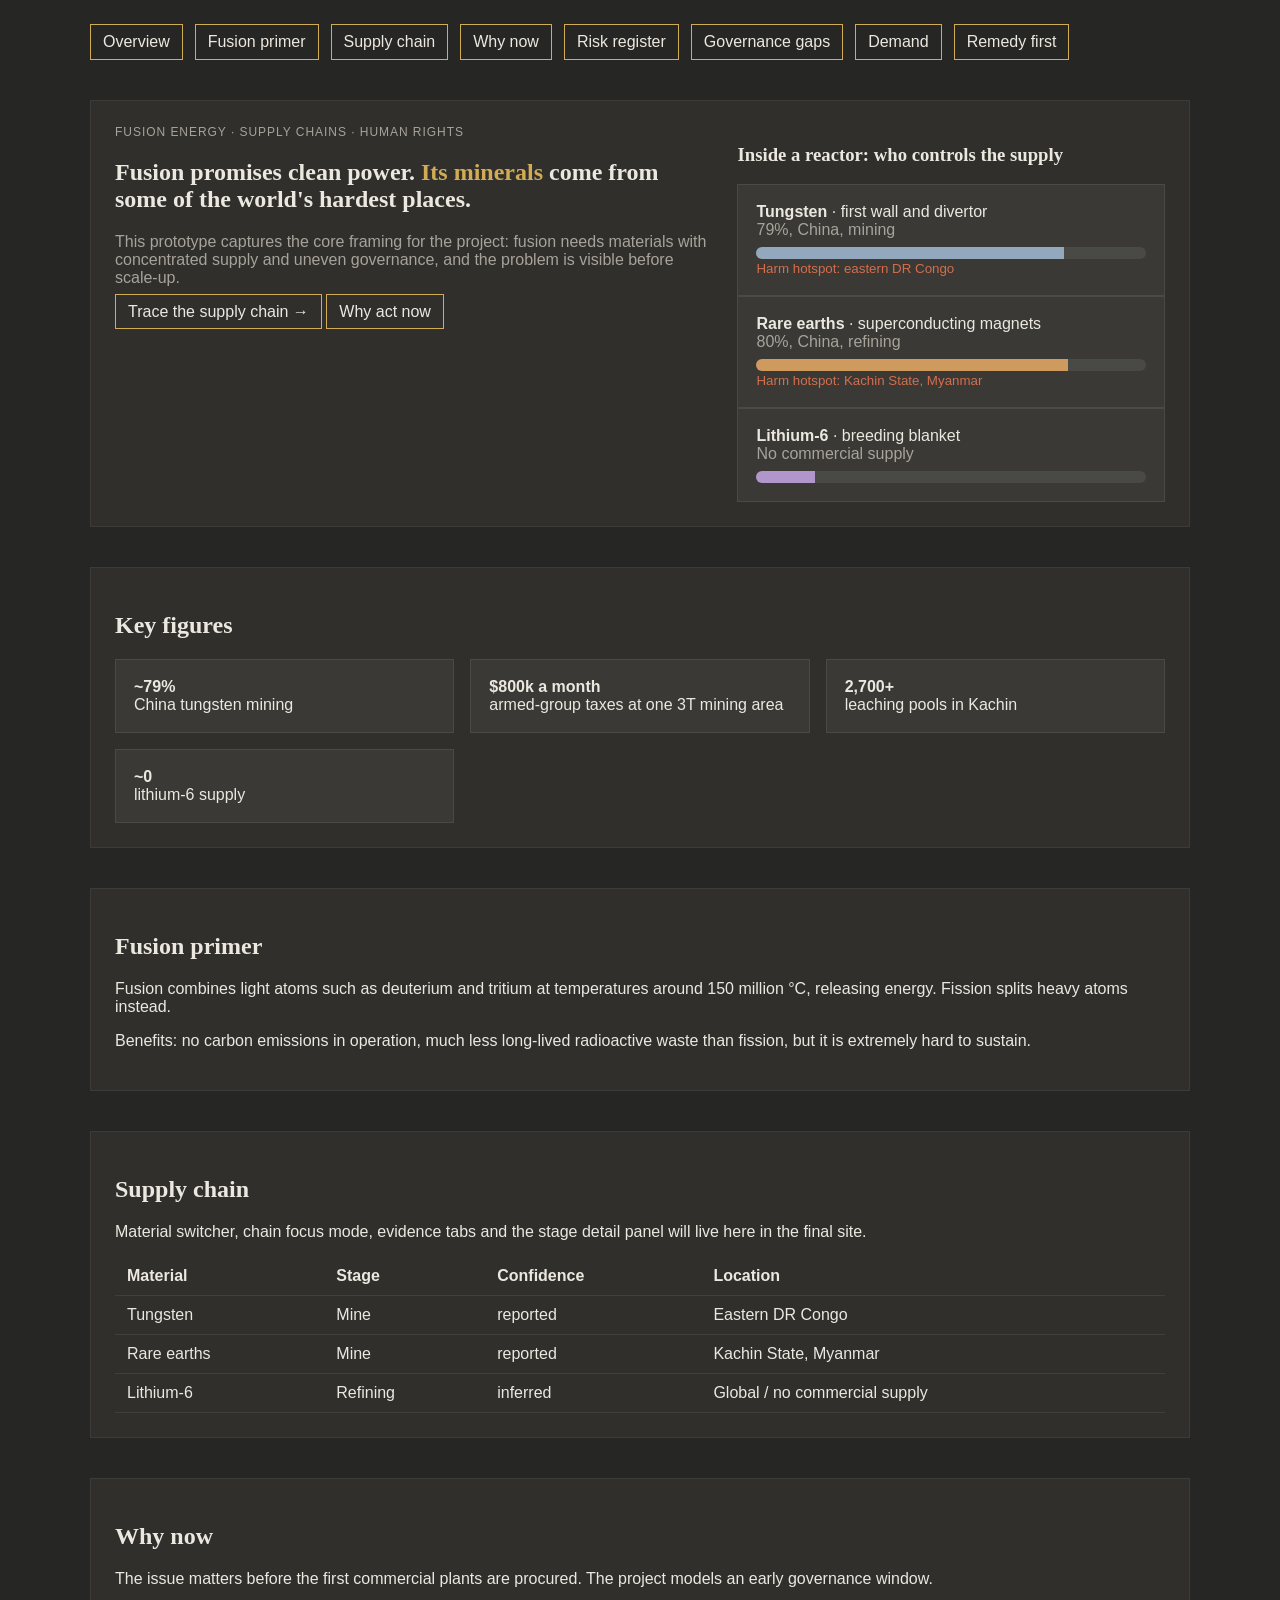
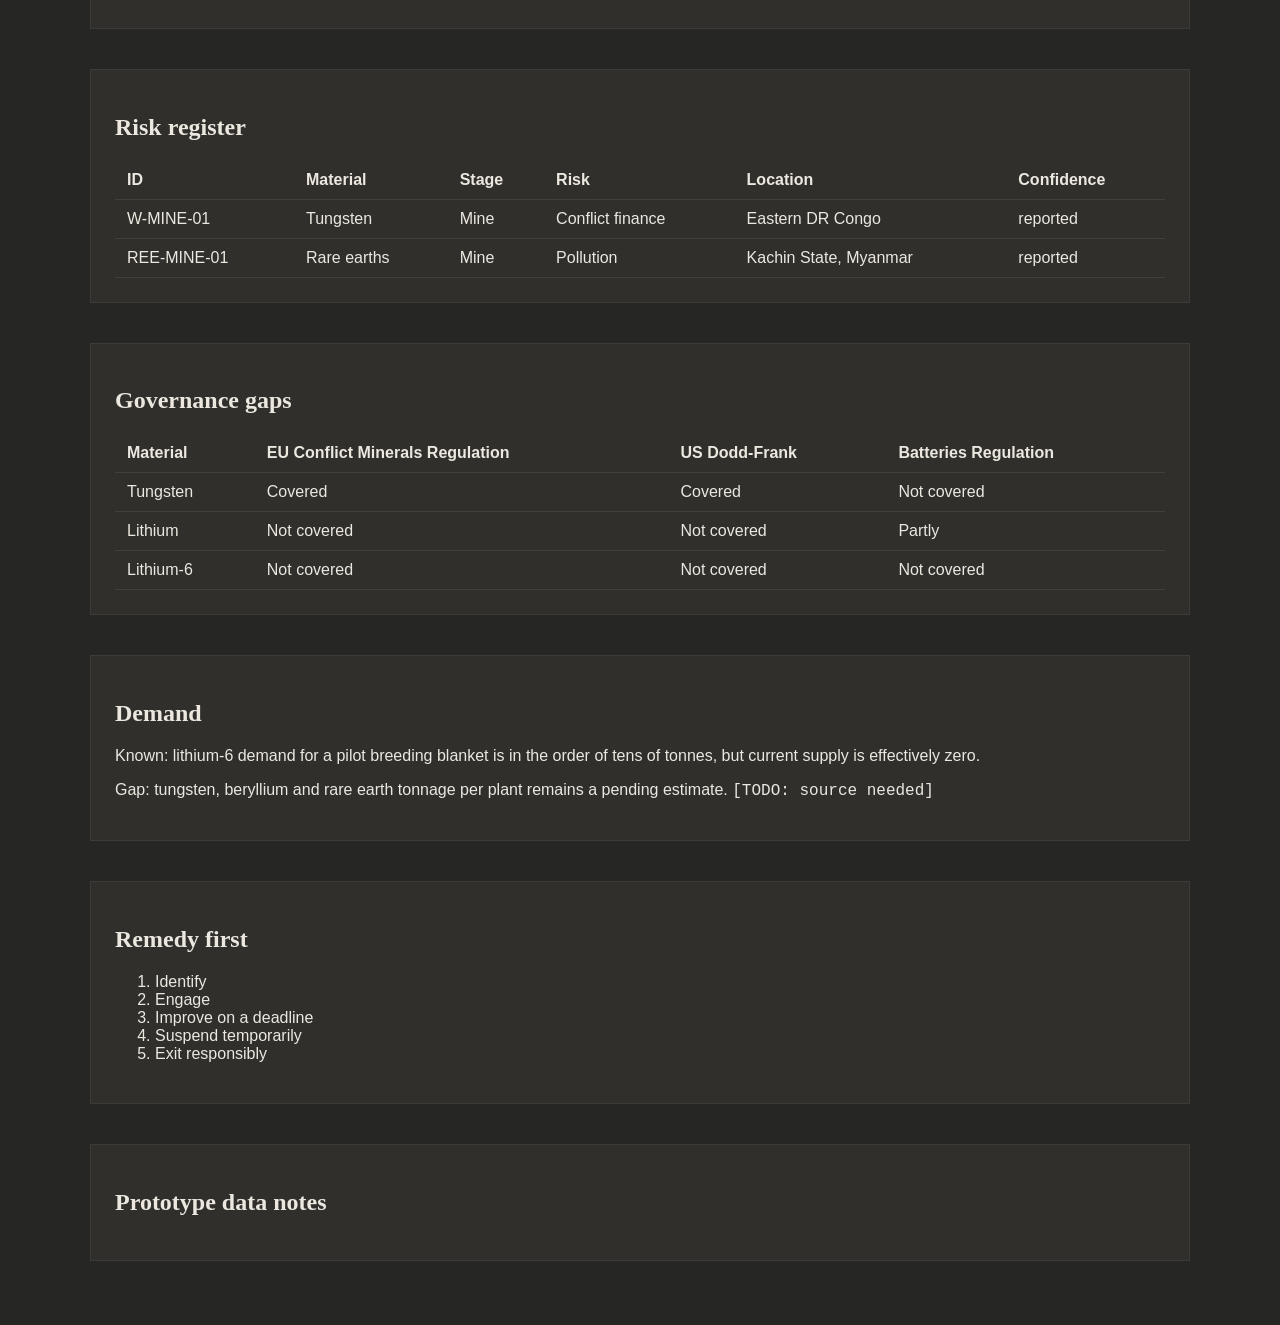
<file: reference/prototype.html>
<!DOCTYPE html>
<html lang="en">
  <head>
    <meta charset="UTF-8" />
    <meta name="viewport" content="width=device-width, initial-scale=1.0" />
    <title>Fusion Minerals prototype</title>
    <style>
      :root {
        --bg: #262624;
        --surface: #302F2C;
        --surface-2: #3A3935;
        --text: #ECE8E0;
        --muted: #A8A39A;
        --soft: #7F7A72;
        --gold: #D1AC55;
        --rust: #D46E4C;
        --tungsten: #93A8BC;
        --lithium: #B196CC;
        --beryllium: #74B8AA;
        --ree: #CF9A5E;
      }
      body {
        margin: 0;
        font-family: Arial, sans-serif;
        background: var(--bg);
        color: var(--text);
      }
      .shell { max-width: 1100px; margin: 0 auto; padding: 24px; }
      nav { display: flex; flex-wrap: wrap; gap: 12px; }
      .pill { border: 1px solid var(--gold); padding: 8px 12px; color: var(--text); text-decoration: none; }
      section { margin: 40px 0; padding: 24px; background: var(--surface); border: 1px solid rgba(255,255,255,0.06); }
      h1, h2, h3 { font-family: Georgia, serif; }
      .hero { display: grid; grid-template-columns: 1.4fr 1fr; gap: 24px; }
      .grid { display: grid; grid-template-columns: repeat(3, minmax(0,1fr)); gap: 16px; }
      .stat { border: 1px solid rgba(255,255,255,0.08); padding: 18px; background: var(--surface-2); }
      .label { color: var(--muted); font-size: 12px; text-transform: uppercase; letter-spacing: 0.08em; }
      .bar { height: 12px; border-radius: 999px; background: rgba(255,255,255,0.08); overflow: hidden; margin-top: 8px; }
      .bar > span { display: block; height: 100%; background: var(--gold); }
      .badge { display: inline-block; padding: 4px 8px; border: 1px solid var(--gold); color: var(--gold); } 
      .muted { color: var(--muted); }
      a { color: var(--gold); }
      table { width: 100%; border-collapse: collapse; }
      th, td { text-align: left; padding: 10px 12px; border-bottom: 1px solid rgba(255,255,255,0.08); }
      .warning { color: var(--rust); }
      code { font-family: Consolas, monospace; }
    </style>
  </head>
  <body>
    <div class="shell">
      <nav>
        <a class="pill" href="#overview">Overview</a>
        <a class="pill" href="#primer">Fusion primer</a>
        <a class="pill" href="#chain">Supply chain</a>
        <a class="pill" href="#why-now">Why now</a>
        <a class="pill" href="#risks">Risk register</a>
        <a class="pill" href="#governance">Governance gaps</a>
        <a class="pill" href="#demand">Demand</a>
        <a class="pill" href="#remedy">Remedy first</a>
      </nav>

      <section id="overview">
        <div class="hero">
          <div>
            <div class="label">Fusion energy · supply chains · human rights</div>
            <h1>Fusion promises clean power. <span style="color: var(--gold);">Its minerals</span> come from some of the world's hardest places.</h1>
            <p class="muted">This prototype captures the core framing for the project: fusion needs materials with concentrated supply and uneven governance, and the problem is visible before scale-up.</p>
            <div>
              <a class="pill" href="#chain">Trace the supply chain →</a>
              <a class="pill" href="#why-now">Why act now</a>
            </div>
          </div>
          <div>
            <h3>Inside a reactor: who controls the supply</h3>
            <div>
              <div class="stat">
                <strong>Tungsten</strong> · first wall and divertor<br />
                <span class="muted">79%, China, mining</span>
                <div class="bar"><span style="width:79%; background: var(--tungsten);"></span></div>
                <small class="warning">Harm hotspot: eastern DR Congo</small>
              </div>
              <div class="stat">
                <strong>Rare earths</strong> · superconducting magnets<br />
                <span class="muted">80%, China, refining</span>
                <div class="bar"><span style="width:80%; background: var(--ree);"></span></div>
                <small class="warning">Harm hotspot: Kachin State, Myanmar</small>
              </div>
              <div class="stat">
                <strong>Lithium-6</strong> · breeding blanket<br />
                <span class="muted">No commercial supply</span>
                <div class="bar"><span style="width:15%; background: var(--lithium);"></span></div>
              </div>
            </div>
          </div>
        </div>
      </section>

      <section>
        <h2>Key figures</h2>
        <div class="grid">
          <div class="stat"><strong>~79%</strong><br />China tungsten mining</div>
          <div class="stat"><strong>$800k a month</strong><br />armed-group taxes at one 3T mining area</div>
          <div class="stat"><strong>2,700+</strong><br />leaching pools in Kachin</div>
          <div class="stat"><strong>~0</strong><br />lithium-6 supply</div>
        </div>
      </section>

      <section id="primer">
        <h2>Fusion primer</h2>
        <p>Fusion combines light atoms such as deuterium and tritium at temperatures around 150 million °C, releasing energy. Fission splits heavy atoms instead.</p>
        <p>Benefits: no carbon emissions in operation, much less long-lived radioactive waste than fission, but it is extremely hard to sustain.</p>
      </section>

      <section id="chain">
        <h2>Supply chain</h2>
        <p>Material switcher, chain focus mode, evidence tabs and the stage detail panel will live here in the final site.</p>
        <table>
          <thead>
            <tr><th>Material</th><th>Stage</th><th>Confidence</th><th>Location</th></tr>
          </thead>
          <tbody>
            <tr><td>Tungsten</td><td>Mine</td><td>reported</td><td>Eastern DR Congo</td></tr>
            <tr><td>Rare earths</td><td>Mine</td><td>reported</td><td>Kachin State, Myanmar</td></tr>
            <tr><td>Lithium-6</td><td>Refining</td><td>inferred</td><td>Global / no commercial supply</td></tr>
          </tbody>
        </table>
      </section>

      <section id="why-now">
        <h2>Why now</h2>
        <p>The issue matters before the first commercial plants are procured. The project models an early governance window.</p>
      </section>

      <section id="risks">
        <h2>Risk register</h2>
        <table>
          <thead>
            <tr><th>ID</th><th>Material</th><th>Stage</th><th>Risk</th><th>Location</th><th>Confidence</th></tr>
          </thead>
          <tbody>
            <tr><td>W-MINE-01</td><td>Tungsten</td><td>Mine</td><td>Conflict finance</td><td>Eastern DR Congo</td><td>reported</td></tr>
            <tr><td>REE-MINE-01</td><td>Rare earths</td><td>Mine</td><td>Pollution</td><td>Kachin State, Myanmar</td><td>reported</td></tr>
          </tbody>
        </table>
      </section>

      <section id="governance">
        <h2>Governance gaps</h2>
        <table>
          <thead>
            <tr><th>Material</th><th>EU Conflict Minerals Regulation</th><th>US Dodd-Frank</th><th>Batteries Regulation</th></tr>
          </thead>
          <tbody>
            <tr><td>Tungsten</td><td>Covered</td><td>Covered</td><td>Not covered</td></tr>
            <tr><td>Lithium</td><td>Not covered</td><td>Not covered</td><td>Partly</td></tr>
            <tr><td>Lithium-6</td><td>Not covered</td><td>Not covered</td><td>Not covered</td></tr>
          </tbody>
        </table>
      </section>

      <section id="demand">
        <h2>Demand</h2>
        <p>Known: lithium-6 demand for a pilot breeding blanket is in the order of tens of tonnes, but current supply is effectively zero.</p>
        <p>Gap: tungsten, beryllium and rare earth tonnage per plant remains a pending estimate. <code>[TODO: source needed]</code></p>
      </section>

      <section id="remedy">
        <h2>Remedy first</h2>
        <ol>
          <li>Identify</li>
          <li>Engage</li>
          <li>Improve on a deadline</li>
          <li>Suspend temporarily</li>
          <li>Exit responsibly</li>
        </ol>
      </section>

      <section>
        <h2>Prototype data notes</h2>
        <script>
          const STRATA = [
            { name: 'Tungsten', detail: 'first wall and divertor', share: '79%', source: 'China', risk: 'eastern DR Congo' },
            { name: 'Rare earths', detail: 'superconducting magnets', share: '80%', source: 'China', risk: 'Kachin State, Myanmar' },
            { name: 'Lithium-6', detail: 'breeding blanket', share: 'No commercial supply', source: 'Global', risk: 'supply bottleneck' },
            { name: 'Beryllium', detail: 'neutron multiplier', share: 'Mostly US', source: 'US', risk: 'data gap' }
          ];
          const STATS = [
            { label: 'China tungsten mining', value: '~79%' },
            { label: 'Armed-group taxes', value: '$800k a month' },
            { label: 'Leaching pools in Kachin', value: '2,700+' },
            { label: 'Lithium-6 supply', value: '~0' }
          ];
          console.log('Prototype skeleton loaded');
        </script>
      </section>
    </div>
  </body>
</html>
</file>
<file: css/styles.css>
:root {
  --bg: #262624;
  --surface: #302F2C;
  --surface-2: #3A3935;
  --text: #ECE8E0;
  --fg: #ECE8E0;
  --muted: #A8A39A;
  --soft: #7F7A72;
  --gold: #D1AC55;
  --rust: #D46E4C;
  --tungsten: #93A8BC;
  --lithium: #B196CC;
  --beryllium: #74B8AA;
  --ree: #CF9A5E;
  --white: #ffffff;
  --shadow: rgba(0,0,0,0.18);
}

* { box-sizing: border-box; }
html { scroll-behavior: smooth; }
body {
  margin: 0;
  font-family: "Geist", Arial, sans-serif;
  background: var(--bg);
  color: var(--text);
  line-height: 1.6;
}

img { max-width: 100%; }
a { color: var(--gold); text-decoration: none; }
a:hover { text-decoration: underline; }
button, select { font: inherit; }
button:focus-visible, a:focus-visible, select:focus-visible, summary:focus-visible {
  outline: 2px solid var(--gold);
  outline-offset: 3px;
}

.container {
  width: min(1100px, calc(100% - 32px));
  margin: 0 auto;
}

.section {
  padding: 84px 0;
  border-top: 1px solid rgba(255,255,255,0.08);
  scroll-margin-top: 90px;
}
.section-compact {
  padding: 48px 0;
}

h1, h2, h3, h4, .brand {
  font-family: "Newsreader", Georgia, serif;
  line-height: 1.1;
  letter-spacing: -0.02em;
  margin: 0 0 20px;
}

h1 { font-size: clamp(2.4rem, 4vw, 4.2rem); max-width: 700px; }
h2 { font-size: clamp(1.8rem, 3vw, 2.8rem); margin-bottom: 18px; }
.primer-subsection-heading { margin-top: 40px; }
h3 { font-size: 1.25rem; }

p, li { color: var(--text); }

.gold { color: var(--gold); }
.eyebrow { margin: 0 0 14px; color: var(--muted); letter-spacing: 0.12em; text-transform: uppercase; font-size: 0.72rem; }
.lede { max-width: 540px; color: var(--muted); font-size: 1.05rem; }

.site-header {
  position: sticky;
  top: 0;
  z-index: 20;
  background: rgba(38, 38, 36, 0.9);
  backdrop-filter: blur(10px);
  border-bottom: 1px solid rgba(255,255,255,0.08);
}

.topbar {
  display: flex;
  align-items: center;
  justify-content: space-between;
  min-height: 72px;
  gap: 18px;
}

.brand { color: var(--text); font-size: 1.25rem; text-decoration: none; }

.main-nav {
  display: flex;
  align-items: center;
  gap: 0.3rem;
  flex-wrap: nowrap;
}

.main-nav > a,
.nav-button,
.nav-toggle {
  background: transparent;
  color: var(--text);
  border: 0;
  padding: 0.45rem 0.7rem;
  border-radius: 999px;
  cursor: pointer;
}

.tour-nav-button {
  white-space: nowrap;
  padding: 0.55rem 0.8rem;
}

.nav-panel a {
  padding: 0.45rem 0.6rem;
  border-radius: 6px;
  white-space: nowrap;
}

.nav-panel a:hover,
.nav-panel a:focus-visible {
  background: rgba(209,172,85,0.12);
  text-decoration: none;
}

.nav-button { white-space: nowrap; padding-inline: 0.55rem; }

.main-nav > a[aria-current="page"],
.nav-panel a[aria-current="page"],
.nav-button.has-active-child {
  color: var(--gold);
  background: rgba(209,172,85,0.12);
}

.page-view[hidden] { display: none; }
[role="tabpanel"][hidden] { display: none; }

.visually-hidden {
  position: absolute;
  width: 1px;
  height: 1px;
  padding: 0;
  margin: -1px;
  overflow: hidden;
  clip: rect(0, 0, 0, 0);
  white-space: nowrap;
  border: 0;
}
.page-view { min-height: 60vh; }

.nav-group {
  position: relative;
}

.nav-panel {
  position: absolute;
  top: calc(100% + 8px);
  left: 0;
  min-width: 180px;
  display: none;
  flex-direction: column;
  gap: 0.3rem;
  background: var(--surface);
  border: 1px solid rgba(255,255,255,0.09);
  padding: 0.5rem;
  box-shadow: 0 12px 28px var(--shadow);
}

.nav-panel.open,
.nav-group.open .nav-panel { display: flex; }

.nav-toggle {
  display: none;
  border: 1px solid rgba(255,255,255,0.12);
}

.button, .button-outline, .button-secondary, .page-print-button, .material-button, .lens, .filter, .ladder-step, .nav-button, .citation-mode-toggle {
  display: inline-flex;
  align-items: center;
  justify-content: center;
  border: 1px solid rgba(255,255,255,0.12);
  background: var(--surface-2);
  color: var(--text);
  border-radius: 999px;
  padding: 0.7rem 1rem;
  cursor: pointer;
  transition: background 0.2s ease, border-color 0.2s ease, transform 0.2s ease;
}

.button:hover, .page-print-button:hover, .nav-button:hover, .ladder-step:hover, .material-button:hover, .lens:hover, .filter:hover {
  border-color: rgba(209,172,85,0.7);
  transform: translateY(-1px);
}

.button {
  background: var(--gold);
  color: #1c1b1a;
  font-weight: 600;
  border-color: var(--gold);
}

.button-secondary, .button-outline {
  background: transparent;
  color: var(--text);
}

.button-outline { border-color: var(--gold); color: var(--gold); }

.hero-copy { max-width: 760px; }
.hero-copy h1 { max-width: 760px; }

.panel, .brief-card, .route-card, .stat-card, .demand-card, .scenario-card, .company-card, .reason-card, .copy-block, .detail-panel, .chain-panel {
  background: var(--surface);
  border: 1px solid rgba(255,255,255,0.08);
  border-radius: 18px;
  box-shadow: 0 10px 24px var(--shadow);
}

.panel {
  padding: 24px;
}

.reactor-supply .mineral-stack {
  grid-template-columns: repeat(4, minmax(0, 1fr));
}

.reactor-supply .caption { max-width: 940px; }

.ctas {
  display: flex;
  gap: 16px;
  flex-wrap: wrap;
  margin-top: 20px;
}

.mineral-stack {
  display: grid;
  gap: 10px;
  margin-top: 18px;
}

.miner-row {
  padding: 12px 10px;
  border: 1px solid rgba(255,255,255,0.08);
  border-radius: 12px;
  background: rgba(255,255,255,0.02);
}

.meta { color: var(--text); font-size: 0.98rem; }
.row-figure {
  color: var(--muted);
  font-size: 0.86rem;
  margin-top: 6px;
}
.row-figure span { color: var(--gold); font-weight: 700; }
.hotspot { color: var(--rust); display: block; margin-top: 8px; }
.caption { color: var(--muted); margin-top: 14px; font-size: 0.92rem; }
.hatched .bar { background-image: repeating-linear-gradient(-45deg, rgba(255,255,255,0.1), rgba(255,255,255,0.1) 3px, transparent 3px, transparent 6px); }
.bar {
  width: 100%;
  height: 12px;
  background: rgba(255,255,255,0.08);
  border-radius: 999px;
  overflow: hidden;
  margin-top: 8px;
}
.bar > span {
  display: block;
  height: 100%;
}

.stats-grid, .brief-grid, .route-grid, .company-grid, .demand-grid, .scenario-grid {
  display: grid;
  gap: 18px;
}

.stats-grid { grid-template-columns: repeat(4, minmax(0, 1fr)); }
.brief-grid { grid-template-columns: repeat(3, minmax(0, 1fr)); }
.route-grid { grid-template-columns: repeat(4, minmax(0, 1fr)); }
.company-grid { grid-template-columns: repeat(5, minmax(0, 1fr)); }
.demand-grid { grid-template-columns: repeat(2, minmax(0, 1fr)); }
.scenario-grid { grid-template-columns: repeat(3, minmax(0, 1fr)); }

.stat-card, .brief-card, .route-card, .company-card, .demand-card, .scenario-card, .reason-card {
  padding: 20px;
}

.stat-card strong { display: block; font-size: 1.7rem; margin-bottom: 8px; }
.stat-card span { display: block; color: var(--muted); }
.stat-card a { margin-top: 8px; display: inline-block; }

.tag { color: var(--gold); font-weight: 600; text-transform: none; }
.brief-card { display: block; color: var(--text); text-decoration: none; }
.brief-card p { margin-top: 12px; }

.narrow { max-width: 900px; }

.route-card { display: block; color: var(--text); text-align: left; text-decoration: none; transition: transform 0.2s ease, border-color 0.2s ease; }
.route-card:hover, .route-card:focus-visible { color: var(--text); text-decoration: none; border-color: rgba(209,172,85,0.7); transform: translateY(-2px); outline: none; }
.route-card:focus-visible { box-shadow: 0 0 0 3px rgba(209,172,85,0.35); }
.route-card span { color: var(--gold); font-size: 2rem; }
.route-card h3 { margin-top: 8px; }

.glossary-list { display: grid; gap: 12px; }
.glossary-list details { background: var(--surface); border: 1px solid rgba(255,255,255,0.08); border-radius: 12px; padding: 12px 16px; }
.glossary-list summary { cursor: pointer; font-weight: 600; }

.fusion-grid { display: grid; grid-template-columns: 1fr; gap: 24px; }
.diagram-box { background: var(--surface-2); border-radius: 18px; padding: 24px; border: 1px solid rgba(255,255,255,0.08); }
.reaction-demo { margin: 0; }
.reaction-svg { display: block; width: 100%; height: auto; }
.page-print-button { flex: 0 0 auto; width: 38px; height: 38px; padding: 8px; }
.page-print-button svg { display: block; width: 100%; height: 100%; fill: none; stroke: currentColor; stroke-width: 1.7; stroke-linecap: round; stroke-linejoin: round; }
.reaction-frame { fill: var(--surface); stroke: var(--soft); stroke-width: 1.5; }
.reaction-heading { fill: var(--gold); font: 600 21px system-ui, sans-serif; }
.reaction-label, .reaction-footnote { fill: var(--muted); font: 13px system-ui, sans-serif; }
.reaction-symbol { fill: var(--fg); font: 21px system-ui, sans-serif; }
.nucleus { fill: var(--gold); }
.product-nucleus { fill: var(--lithium); }
.heavy-nucleus { fill: var(--tungsten); }
.neutron { fill: var(--rust); }
.nucleus-label, .neutron-label { fill: var(--bg); font: 600 11px system-ui, sans-serif; }
.fusion-fuel { transform-box: fill-box; transform-origin: center; transition: transform 1.2s ease, opacity 0.2s ease; }
.fusion-product, .fission-products { opacity: 0; }
.fission-core { transition: opacity 0.25s ease; }
.reaction-svg.is-playing .fusion-fuel-a { transform: translateX(20px); }
.reaction-svg.is-playing .fusion-fuel-b { transform: translateX(-20px); }
.reaction-svg.is-playing .fusion-product, .reaction-svg.is-playing .fission-products { animation: reaction-reveal 1.5s ease forwards; }
.reaction-svg.is-playing .fission-core { animation: reaction-hide 1.5s ease forwards; }
.reaction-svg.is-complete .fusion-fuel, .reaction-svg.is-complete .fission-core { opacity: 0; }
.reaction-svg.is-complete .fusion-product, .reaction-svg.is-complete .fission-products { opacity: 1; }
.reaction-demo figcaption, .temperature-figure figcaption { color: var(--muted); font-size: 0.78rem; margin-top: 6px; }
.mobile-reaction-labels { display: none; }
.reaction-controls { display: flex; align-items: center; flex-wrap: wrap; gap: 12px; margin-top: 16px; }
.reaction-controls p { margin: 0; color: var(--muted); font-size: 0.88rem; }
.temperature-heading { margin-top: 22px; }
.temperature-figure { margin: 12px 0; padding: 10px; background: var(--surface-2); border: 1px solid rgba(255,255,255,0.08); border-radius: 12px; }
.temperature-chart { display: block; width: 100%; height: auto; }
.temperature-axis { stroke: var(--muted); stroke-width: 1.5; }
.temperature-axis-label, .temperature-tick, .temperature-break-label { fill: var(--muted); font: 12px system-ui, sans-serif; }
.temperature-sun { fill: var(--gold); }
.temperature-plasma { fill: var(--rust); }
.temperature-break { fill: none; stroke: var(--surface-2); stroke-width: 4; }
.temperature-value { fill: var(--fg); font: 600 14px system-ui, sans-serif; }
.temperature-name { fill: var(--muted); font: 13px system-ui, sans-serif; }
.verification-note { padding-left: 12px; border-left: 3px solid var(--gold); color: var(--muted); }
.primer-table-disclosure { margin-top: 18px; border-top: 1px solid rgba(255,255,255,0.1); }
.primer-table-disclosure summary { padding: 14px 0; color: var(--gold); font-weight: 600; cursor: pointer; }
.primer-table-disclosure[open] summary { padding-bottom: 4px; }
.approach-card { padding: 0; overflow: hidden; }
.approach-card summary { display: flex; align-items: center; justify-content: space-between; gap: 12px; padding: 18px 20px; cursor: pointer; }
.approach-card summary h3 { margin: 0; }
.approach-card summary > span { color: var(--muted); font-size: 0.8rem; text-align: right; }
.approach-content { padding: 0 20px 20px; }
.approach-content p { margin: 0 0 8px; }
.approach-content span { margin-top: 0; }

@keyframes reaction-reveal {
  0%, 62% { opacity: 0; }
  100% { opacity: 1; }
}

@keyframes reaction-hide {
  0%, 62% { opacity: 1; }
  100% { opacity: 0; }
}

.cutaway-wrap { display: grid; grid-template-columns: 1.2fr 0.8fr; gap: 20px; align-items: start; }
.cutaway-visual {
  background: linear-gradient(180deg, rgba(255,255,255,0.02), rgba(255,255,255,0.06));
  border: 1px solid rgba(255,255,255,0.08);
  border-radius: 18px;
  padding: 10px;
}
.cutaway-svg { display: block; width: 100%; height: auto; overflow: visible; }
.cutaway-svg .layer { cursor: pointer; transition: opacity 0.2s ease; outline: none; }
.cutaway-svg.has-active-layer .layer:not(.is-highlighted) { opacity: 0.3; }
.cutaway-svg .layer-shape { fill: none; }
.cutaway-svg .cryostat-shape { fill: none; stroke: var(--soft); stroke-width: 5; }
.cutaway-svg .magnet-shape { fill: none; stroke: var(--ree); stroke-width: 18; }
.cutaway-svg .vessel-shape { fill: none; stroke: var(--soft); stroke-width: 8; }
.cutaway-svg .shield-shape { fill: none; stroke: var(--tungsten); stroke-width: 10; opacity: 0.7; }
.cutaway-svg .blanket-shape { fill: none; stroke: var(--lithium); stroke-width: 20; }
.cutaway-svg .first-wall-shape { fill: none; stroke: var(--tungsten); stroke-width: 7; }
.cutaway-svg .divertor-shape { fill: var(--tungsten); stroke: var(--tungsten); stroke-width: 2; }
.cutaway-svg .plasma-shape { fill: var(--gold); stroke: var(--gold); stroke-width: 2; }
.cutaway-svg .layer-leader { fill: none; stroke: var(--muted); stroke-width: 1.5; stroke-dasharray: 5 5; }
.cutaway-svg .layer-label { fill: var(--fg); font: 600 17px system-ui, sans-serif; pointer-events: auto; }
.cutaway-svg .layer-material { fill: var(--muted); font: 14px system-ui, sans-serif; pointer-events: auto; }
.cutaway-svg .doughnut-center-label { fill: var(--muted); font: 12px system-ui, sans-serif; pointer-events: none; }
.cutaway-svg .plasma-label { fill: var(--bg); font: 600 13px system-ui, sans-serif; pointer-events: none; }
.cutaway-svg .doughnut-center-line { stroke: var(--muted); stroke-width: 1.5; stroke-dasharray: 5 5; }
.cutaway-svg .layer:focus-visible .layer-label, .cutaway-svg .layer.active .layer-label { fill: var(--gold); }
.cutaway-layer-list { display: none; }
.cutaway-caption { margin: 4px 8px 8px; color: var(--muted); font-size: 0.82rem; }
.cutaway-layer-list.has-active-layer .cutaway-list-layer:not(.is-highlighted) { opacity: 0.3; }
.cutaway-list-layer {
  display: flex;
  width: 100%;
  justify-content: space-between;
  gap: 12px;
  padding: 10px 12px;
  border: 1px solid rgba(255,255,255,0.08);
  border-radius: 8px;
  background: var(--surface-2);
  color: var(--fg);
  text-align: left;
  cursor: pointer;
  transition: opacity 0.2s ease;
}
.cutaway-list-layer span { color: var(--muted); }
.cutaway-list-layer:hover, .cutaway-list-layer:focus-visible, .cutaway-list-layer.active { border-color: var(--gold); }

.cutaway-card, .detail-panel {
  background: var(--surface);
  border: 1px solid rgba(255,255,255,0.08);
  border-radius: 16px;
  padding: 18px;
}

.accessible-table, .matrix-table, table { width: 100%; border-collapse: collapse; margin-top: 18px; }
th, td { padding: 12px 10px; border-bottom: 1px solid rgba(255,255,255,0.08); text-align: left; vertical-align: top; }
th { color: var(--muted); font-size: 0.7rem; letter-spacing: 0.08em; text-transform: uppercase; }

.company-card span { display: block; color: var(--muted); margin-top: 8px; }
.bridge { margin-top: 24px; font-size: 1.05rem; }

.chain-layout { display: grid; grid-template-columns: 1.6fr 0.9fr; gap: 22px; }
.chain-panel { padding: 18px; }
.chain-flow { display: grid; gap: 10px; background: rgba(255,255,255,0.02); border-radius: 12px; padding: 10px; }
.chain-journey-controls { display: flex; align-items: center; flex-wrap: wrap; gap: 10px; margin: 0 0 12px; }
.chain-journey-controls p { margin: 0; color: var(--muted); font-size: 0.85rem; }
.chain-node {
  display: flex; align-items: center; justify-content: space-between;
  gap: 10px; padding: 10px 12px; border-radius: 10px; border: 1px solid rgba(255,255,255,0.08); color: var(--text); background: rgba(255,255,255,0.02); cursor: pointer;
}
.chain-node.active { border-color: var(--gold); background: rgba(209,172,85,0.08); }
.chain-node.dimmed { opacity: 0.4; }
.node-tag { display: inline-flex; align-items: center; gap: 8px; }
.node-tag::before { content: ""; width: 10px; height: 10px; border-radius: 50%; display: inline-block; }
.node-tag.mine::before { background: var(--gold); }
.node-tag.trade::before { background: var(--tungsten); }
.node-tag.refine::before { background: var(--ree); }
.node-tag.component::before { background: var(--lithium); }
.node-tag.plant::before { background: var(--beryllium); }
.legend { display: flex; flex-wrap: wrap; gap: 12px; margin-top: 16px; color: var(--muted); }
.dot { width: 10px; height: 10px; margin-right: 6px; display: inline-block; border-radius: 50%; }
.dot.mine { background: var(--gold); }
.dot.trade { background: var(--tungsten); }
.dot.refine { background: var(--ree); }
.dot.component { background: var(--lithium); }
.dot.plant { background: var(--beryllium); }
.detail-header { display: flex; justify-content: space-between; align-items: center; gap: 8px; }
.detail-header h3 { margin: 0; }
.stage-summary { margin: 12px 0 16px; }
.confidence-label { display: inline-flex; align-items: center; gap: 0.25em; font-size: 0.78em; font-weight: 600; text-transform: capitalize; white-space: nowrap; }
.confidence-label.documented { color: var(--gold); }
.confidence-label.reported { color: var(--rust); }
.confidence-label.inferred { color: var(--muted); }
.stage-tabs { display: flex; gap: 6px; margin: 16px 0 12px; }
.stage-tabs [role="tab"] {
  flex: 1;
  border: 1px solid rgba(255,255,255,0.12);
  border-radius: 999px;
  padding: 0.55rem 0.8rem;
  background: var(--surface-2);
  color: var(--text);
  cursor: pointer;
}
.stage-tabs [role="tab"][aria-selected="true"] { border-color: var(--gold); background: rgba(209,172,85,0.12); }
.stage-tabs [role="tab"]:focus-visible { outline: 2px solid var(--gold); outline-offset: 2px; }
[role="tabpanel"] { min-width: 0; }
.stage-evidence-list { padding-left: 1.25rem; }
.stage-evidence-list li { margin-bottom: 12px; }
.concentration-bar { display: flex; align-items: center; gap: 12px; max-width: 320px; margin-top: 18px; color: var(--muted); font-size: 0.85rem; }
.concentration-bar-track { flex: 1; height: 8px; overflow: hidden; background: rgba(255,255,255,0.1); border-radius: 999px; }
.concentration-bar-track span { display: block; height: 100%; background: var(--gold); border-radius: inherit; }
.data-gap { display: flex; flex-direction: column; gap: 4px; margin-top: 16px; padding: 12px; border: 1px dashed rgba(255,255,255,0.3); border-radius: 10px; color: var(--muted); }
.data-gap strong { color: var(--text); }
.material-button.active, .lens.active, .filter.active, .ladder-step.active { border-color: var(--gold); background: rgba(209,172,85,0.12); }
.limits-strip {
  display: flex; gap: 12px; align-items: baseline; padding: 18px; margin-block: 18px; background: rgba(212,110,76,0.08); border: 1px solid rgba(212,110,76,0.35); border-radius: 12px;
}
.limits-strip span { color: var(--rust); font-weight: 600; }

.pager {
  display: flex;
  justify-content: space-between;
  gap: 16px;
  margin-top: 30px;
}

.controls-row { display: flex; gap: 12px; flex-wrap: wrap; align-items: center; margin: 18px 0; }
select { background: var(--surface); color: var(--text); border: 1px solid rgba(255,255,255,0.08); border-radius: 10px; padding: 0.7rem 0.9rem; }
.risk-search-label { display: flex; align-items: center; gap: 8px; color: var(--muted); }
.risk-search-label input { min-width: 180px; padding: 0.7rem 0.9rem; border: 1px solid rgba(255,255,255,0.12); border-radius: 10px; background: var(--surface); color: var(--text); }
.risk-active-filters { display: flex; align-items: center; flex-wrap: wrap; gap: 8px; margin: 8px 0; color: var(--muted); font-size: 0.85rem; }
.filter-chip { padding: 0.3rem 0.65rem; border: 1px solid rgba(255,255,255,0.16); border-radius: 999px; background: var(--surface-2); color: var(--text); cursor: pointer; }
.filter-chip:hover { border-color: var(--gold); }
.risk-sort { padding: 0; border: 0; background: transparent; color: inherit; font: inherit; text-align: left; text-transform: inherit; letter-spacing: inherit; cursor: pointer; }
.risk-sort:hover { color: var(--gold); }
.risk-empty { padding: 24px; color: var(--muted); text-align: center; }
.table-wrap, .table-scroll { position: relative; overflow-x: auto; max-width: 100%; }
.table-scroll::after { content: ""; pointer-events: none; position: absolute; z-index: 1; inset: 0 0 0 auto; width: 20px; background: linear-gradient(90deg, transparent, var(--bg)); }
.count-line { color: var(--muted); }
.citation { color: var(--muted); font-size: 0.9em; }
.citation a { overflow-wrap: anywhere; }
.source-list { padding-left: 2em; }
.source-list li { padding: 14px 0; text-indent: -2em; overflow-wrap: anywhere; transition: background 0.2s ease; }
.source-list li > * { text-indent: 0; }
.source-list .source-url { display: block; margin: 4px 0 8px; }
.verify-flag { color: var(--rust); font: 0.7rem "Geist Mono", monospace; text-transform: uppercase; }
.source-list li.highlighted, .highlighted { outline: 2px solid var(--gold); outline-offset: 4px; background: rgba(209,172,85,0.12); }
.source-filter[aria-pressed="true"] { border-color: var(--gold); color: var(--gold); }

.state { display: inline-block; padding: 0.18rem 0.5rem; border-radius: 999px; font-size: 0.8rem; border: 1px solid; }
.state.covered { color: #a4dec5; border-color: #a4dec5; }
.state.partly { color: #f2c66d; border-color: #f2c66d; }
.state.not { color: #f1a08d; border-color: #f1a08d; }

.gap-summary { margin-top: 20px; }

.tiny-chart { margin: 22px 0; }
.li-chart { display: grid; grid-template-columns: 1fr 1fr; gap: 16px; }
.li-chart > div { background: var(--surface); border: 1px solid rgba(255,255,255,0.08); border-radius: 14px; padding: 18px; }
.li-chart strong { display: block; font-size: 1.5rem; margin-top: 10px; }
.li6-pictogram { margin: 22px 0; padding: 14px; background: var(--surface-2); border: 1px solid rgba(255,255,255,0.08); border-radius: 14px; }
.li6-pictogram svg { display: block; width: 100%; height: auto; }
.li6-atom { fill: var(--lithium); }
.li6-neutron { fill: var(--rust); }
.li6-tritium { fill: var(--beryllium); }
.li6-helium { fill: var(--tungsten); }
.li6-label { fill: var(--bg); font: 600 14px system-ui, sans-serif; }
.li6-operator, .li6-caption { fill: var(--fg); font: 14px system-ui, sans-serif; }
.li6-pictogram figcaption { margin-top: 8px; color: var(--muted); font-size: 0.85rem; }
.demand-card { padding: 0; overflow: hidden; }
.demand-card summary { display: grid; gap: 10px; padding: 20px; cursor: pointer; }
.demand-card summary::marker { color: var(--gold); }
.demand-title { font: 600 1.15rem "Newsreader", Georgia, serif; }
.demand-front { color: var(--text); }
.flip-hint { color: var(--gold); font-size: 0.78rem; }
.flip-close-label, .case-close-label { display: none; }
.demand-card[open] .flip-open-label, .case-card[open] .case-open-label { display: none; }
.demand-card[open] .flip-close-label, .case-card[open] .case-close-label { display: inline; }
.demand-back { padding: 0 20px 20px; color: var(--muted); }
.demand-back p { margin: 0; color: var(--muted); }

.ladder { display: flex; flex-wrap: wrap; gap: 10px; margin: 20px 0; }
.ladder-step { padding: 0.8rem 1rem; }
.ladder-detail { background: var(--surface); border: 1px solid rgba(255,255,255,0.08); border-radius: 14px; padding: 18px; margin-top: 14px; }
.guardrails { margin-top: 24px; }
.pending { color: var(--muted); font-style: italic; }

.copy-block { padding: 18px; margin-top: 18px; }
.copy-block p { margin: 8px 0; }

.brief-header { display: flex; justify-content: space-between; align-items: flex-start; gap: 18px; }
.brief-header h2 { max-width: 760px; }
.brief-summary { background: rgba(255,255,255,0.02); border: 1px solid rgba(255,255,255,0.08); border-radius: 14px; padding: 18px; margin: 18px 0; }
.brief-summary ol { margin: 10px 0 0 18px; }
.human-cost .lede { max-width: 760px; }
.human-dimensions { display: grid; grid-template-columns: repeat(5, minmax(0, 1fr)); margin: 28px 0 44px; border: 1px solid rgba(212,110,76,0.5); }
.human-dimensions article { padding: 18px; border-right: 1px solid rgba(212,110,76,0.35); }
.human-dimensions article:last-child { border-right: 0; }
.human-dimensions article > span:first-child { color: var(--rust); font: 0.72rem "Geist Mono", monospace; text-transform: uppercase; }
.human-dimensions strong { display: block; font: 2rem "Newsreader", Georgia, serif; margin: 8px 0; }
.human-dimensions p { margin: 0 0 8px; color: var(--muted); font-size: 0.9rem; }
.case-grid { display: grid; grid-template-columns: repeat(2, minmax(0, 1fr)); gap: 18px; }
.case-card { border: 1px solid var(--rust); border-radius: 14px; padding: 0; background: var(--surface); transition: outline 0.2s ease, background 0.2s ease; scroll-margin-top: 100px; }
.case-summary { padding: 22px; cursor: pointer; }
.case-summary::marker { color: var(--rust); }
.case-tags { display: flex; align-items: center; flex-wrap: wrap; gap: 8px; }
.case-title { display: block; margin: 14px 0 6px; font: 1.25rem/1.1 "Newsreader", Georgia, serif; letter-spacing: -0.02em; }
.case-summary .case-place { display: block; }
.case-toggle-label { display: block; margin-top: 12px; color: var(--rust); font-size: 0.84rem; font-weight: 600; }
.case-detail { padding: 0 22px 22px; }
.case-detail > :first-child { margin-top: 0; }
.case-filters { display: flex; flex-wrap: wrap; gap: 8px; margin: 12px 0; }
.case-card[hidden] { display: none; }
.case-card blockquote { margin: 18px 0; padding-left: 16px; border-left: 3px solid var(--rust); font: italic 1.2rem "Newsreader", Georgia, serif; }
.case-card blockquote cite { display: block; color: var(--muted); font: 0.8rem "Geist", Arial, sans-serif; }
.case-place, .case-note { color: var(--muted); }
.case-note { border-left: 2px solid var(--rust); padding-left: 10px; }
.material-chip { display: inline-block; padding: 0.15rem 0.55rem; margin-right: 8px; border-radius: 999px; font-size: 0.8rem; }
.material-chip.tungsten { color: var(--tungsten); border: 1px solid var(--tungsten); }
.material-chip.ree { color: var(--ree); border: 1px solid var(--ree); }
.material-chip.lithium { color: var(--lithium); border: 1px solid var(--lithium); }
.material-chip.beryllium { color: var(--beryllium); border: 1px solid var(--beryllium); }
.confidence { display: inline-block; color: var(--muted); font: 0.72rem "Geist Mono", monospace; text-transform: uppercase; }
.data-gap { margin: 30px 0; padding: 20px; border: 1px dashed var(--muted); border-radius: 12px; }
.harm-link { color: var(--rust); font-weight: 600; }
.timeline-filters { display: flex; flex-wrap: wrap; gap: 8px; margin: 14px 0; }
.timeline-scenario { margin: 20px 0 12px; padding: 16px; border: 1px solid rgba(255,255,255,0.1); border-radius: 14px; background: var(--surface); }
.timeline-scenario h3 { margin-bottom: 8px; }
.timeline-scenario p { margin: 6px 0 12px; color: var(--muted); }
.timeline-scenario-controls { display: flex; flex-wrap: wrap; gap: 8px; }
.timeline-mount[data-scenario="now"] .remedy-outcome,
.timeline-mount[data-scenario="wait"] .retrofit-outcome { opacity: 1; stroke-width: 8; }
.timeline-mount[data-scenario="now"] .retrofit-outcome,
.timeline-mount[data-scenario="wait"] .remedy-outcome { opacity: 0.25; }
.timeline-scroll-hint { display: none; color: var(--muted); font-size: 0.85rem; }
.timeline-scroll { position: relative; overflow-x: auto; max-width: 100%; }
.timeline-scroll::after { content: ""; pointer-events: none; position: absolute; z-index: 1; inset: 0 0 0 auto; width: 22px; background: linear-gradient(90deg, transparent, var(--bg)); }
.rail-timeline { display: block; width: 100%; min-width: 680px; }
.time-band.cheap { fill: rgba(209,172,85,0.1); }
.time-band.costly { fill: rgba(209,172,85,0.05); }
.time-band.locked { fill: rgba(255,255,255,0.02); }
.band-label, .track-label, .year-ticks text, .outcome-label, .procurement-label, .today-marker text { font-family: "Geist Mono", monospace; fill: var(--muted); font-size: 8px; }
.track-label { text-transform: uppercase; }
.year-ticks line { stroke: var(--muted); }
.timeline-track path { fill: none; stroke-width: 5; stroke-linecap: round; }
.timeline-track[data-track="fusion"] path { stroke: var(--fg); opacity: 0.55; }
.timeline-track[data-track="eu"] path { stroke: var(--fg); }
.timeline-track[data-track="global"] path { stroke: var(--muted); stroke-width: 2; stroke-dasharray: 2 4; }
.timeline-track.line-dimmed { opacity: 0.2; }
.timeline-outcome { fill: none; stroke-linecap: round; }
.remedy-outcome { stroke: var(--gold); stroke-width: 5; }
.retrofit-outcome { stroke: var(--muted); stroke-width: 2; stroke-dasharray: 5 5; }
.procurement-node { fill: var(--surface); stroke: var(--gold); }
.procurement-label { fill: var(--text); font-size: 7px; }
.remedy-label { fill: var(--gold); }
.today-marker line { stroke: var(--gold); stroke-width: 1.5; stroke-dasharray: 2 4; }
.timeline-marker { cursor: pointer; transition: opacity 0.2s ease; }
.timeline-marker circle { fill: var(--surface); stroke-width: 2.5; }
.timeline-marker[data-line="fusion"] circle { stroke: var(--fg); }
.timeline-marker[data-line="eu"] circle { stroke: var(--fg); }
.timeline-marker[data-line="global"] circle { stroke: var(--muted); }
.timeline-marker.status-done circle { fill: var(--fg); }
.timeline-marker.status-pending circle { stroke-dasharray: 1 3; }
.timeline-marker text { fill: var(--text); font: 8px "Geist Mono", monospace; pointer-events: none; }
.timeline-marker.dimmed, .timeline-event-item.dimmed { opacity: 0.2; }
.timeline-marker.highlighted circle { fill: var(--gold); stroke: var(--gold); }
.timeline-marker.highlighted text { fill: var(--bg); }
.timeline-list { display: grid; grid-template-columns: repeat(2, minmax(0, 1fr)); gap: 8px 18px; padding: 0; list-style: none; }
.timeline-event-item { display: flex; gap: 10px; padding: 10px; border-left: 2px solid var(--soft); background: rgba(255,255,255,0.02); transition: opacity 0.2s ease, background 0.2s ease; }
.timeline-event-item[data-line="fusion"] { border-color: var(--fg); }
.timeline-event-item[data-line="eu"] { border-color: var(--fg); }
.timeline-event-item[data-line="global"] { border-color: var(--muted); }
.timeline-event-item.highlighted { background: rgba(209,172,85,0.14); outline: 1px solid var(--gold); }
.timeline-event-item p { margin: 4px 0 0; font-size: 0.9rem; }
.event-number { flex: 0 0 1.5rem; color: var(--gold); font: 0.8rem "Geist Mono", monospace; }
.event-status { color: var(--muted); font: 0.7rem "Geist Mono", monospace; text-transform: uppercase; }
.timeline-caption { color: var(--muted); font-size: 0.84rem; }
.track-label { font-size: 7px; }
.rules-heading { margin: 24px 0; padding: 18px; border-left: 3px solid var(--gold); background: rgba(209,172,85,0.07); }
.brief-print-references { display: none; }
.framework-table, .options-table { min-width: 760px; }
.recommended { border-left: 3px solid var(--gold); }
.recommended-chip { display: inline-block; margin-right: 6px; padding: 0.12rem 0.42rem; color: var(--gold); border: 1px solid var(--gold); border-radius: 999px; font-size: 0.68rem; text-transform: uppercase; }
.governance-picker { margin: 18px 0 24px; }
.governance-material-picker { display: flex; flex-wrap: wrap; gap: 8px; margin-bottom: 12px; }
.governance-material-button {
  padding: 0.55rem 0.85rem;
  border: 1px solid rgba(255,255,255,0.14);
  border-radius: 999px;
  background: var(--surface);
  color: var(--text);
  cursor: pointer;
}
.governance-material-button[aria-pressed="true"] { border-color: var(--gold); color: var(--gold); }
.governance-coverage-count { font: 1.15rem "Newsreader", Georgia, serif; color: var(--gold); }
.governance-rule-cards { display: grid; grid-template-columns: repeat(3, minmax(0, 1fr)); gap: 12px; }
.governance-rule-card { min-width: 0; padding: 16px; background: var(--surface); border: 1px solid rgba(255,255,255,0.1); border-radius: 12px; }
.governance-rule-card h4 { font-size: 1rem; margin-bottom: 8px; }
.governance-rule-card p { margin: 6px 0; }
.governance-verdict { font-weight: 650; }
.governance-verdict.covered { color: var(--beryllium); }
.governance-verdict.partly { color: var(--gold); }
.governance-verdict.not { color: var(--rust); }
#governance-table-toggle { margin: 0 0 12px; }

.investment-chart { margin: 22px 0; padding: 18px; border: 1px solid rgba(255,255,255,0.1); border-radius: 14px; background: var(--surface); }
.investment-chart h3 { margin-bottom: 8px; }
.investment-chart > p { color: var(--muted); }
.investment-row { display: grid; grid-template-columns: minmax(9rem, 0.7fr) minmax(6rem, 1fr) auto; align-items: center; gap: 12px; margin: 12px 0; }
.investment-row > span:first-child { color: var(--muted); font-size: 0.86rem; }
.investment-track { height: 12px; overflow: hidden; border-radius: 999px; background: var(--surface-2); }
.investment-track span { display: block; height: 100%; border-radius: inherit; background: var(--gold); }
.investment-row strong { color: var(--gold); white-space: nowrap; }
.investment-chart .investment-note { margin: 8px 0 0; font-size: 0.86rem; }

.tour-progress { display: flex; align-items: center; justify-content: space-between; gap: 16px; }
.tour-progress p { margin: 0; color: var(--muted); font: 0.82rem "Geist Mono", monospace; }
.tour-progress-dots { display: flex; gap: 8px; }
.tour-dot { width: 14px; height: 14px; padding: 0; border: 1px solid var(--muted); border-radius: 50%; background: transparent; cursor: pointer; }
.tour-dot.active { background: var(--gold); border-color: var(--gold); }
.tour-screen { display: grid; grid-template-columns: minmax(110px, 0.35fr) minmax(0, 1fr); align-items: center; gap: 24px; min-height: 300px; margin: 22px 0; padding: clamp(20px, 5vw, 42px); background: var(--surface); border: 1px solid rgba(255,255,255,0.1); border-radius: 18px; }
.tour-screen[hidden] { display: none; }
.tour-screen h3 { font-size: clamp(1.7rem, 3vw, 2.4rem); }
.tour-screen p { max-width: 620px; }
.tour-illustration { display: block; width: min(100%, 150px); margin: auto; color: var(--gold); }
.tour-figure { padding: 12px 14px; border-left: 3px solid var(--gold); background: rgba(209,172,85,0.07); }
.tour-figure strong { color: var(--gold); }
.tour-finish { grid-template-columns: 1fr; }
.tour-choices { display: flex; flex-wrap: wrap; gap: 10px; }
.tour-controls { display: flex; align-items: center; gap: 10px; flex-wrap: wrap; }
.tour-skip { margin-left: auto; }

.site-footer {
  border-top: 1px solid rgba(255,255,255,0.08);
  padding: 24px 0 64px;
}
.footer-row {
  display: flex;
  justify-content: space-between;
  gap: 20px;
  flex-wrap: wrap;
}
.footer-row div:last-child { display: flex; flex-wrap: wrap; gap: 16px; }

.date-stamp {
  color: var(--muted);
  flex: 0 0 auto;
  margin-left: auto;
  font: 0.7rem "Geist Mono", monospace;
  letter-spacing: 0.1em;
  text-transform: uppercase;
}

.citation-mode-toggle {
  flex: 0 0 auto;
  white-space: nowrap;
  padding: 0.45rem 0.65rem;
  font-size: 0.72rem;
}

.page-intro, .one-sentence {
  margin: 14px 0 24px;
  padding: 12px 16px;
  border-left: 3px solid var(--gold);
  background: rgba(209,172,85,0.06);
}
.page-intro p, .one-sentence { font: 1.06rem "Newsreader", Georgia, serif; }
.page-intro p { margin: 0; }
.reading-time { display: block; margin-top: 6px; color: var(--muted); font: 0.72rem "Geist Mono", monospace; }
.one-sentence { margin-bottom: 4px; }

.citation { white-space: normal; }
.citation-compact { display: inline-flex; gap: 1px; align-items: baseline; }
.citation-full { display: none; font-size: 0.78em; line-height: 1.25; }
.citation-always-full .citation-compact { display: none; }
.citation-always-full .citation-full { display: inline; }
.citation-chip-wrap { position: relative; display: inline-flex; }
.citation-chip {
  padding: 0 1px;
  border: 0;
  background: transparent;
  color: var(--gold);
  font-size: 0.75em;
  line-height: 1;
  cursor: pointer;
}
.citation-chip:hover { color: var(--text); }
.citation-popover, .term-popover {
  position: absolute;
  z-index: 30;
  left: 50%;
  bottom: calc(100% + 8px);
  width: max-content;
  max-width: min(280px, 80vw);
  padding: 9px 12px;
  border: 1px solid rgba(255,255,255,0.15);
  border-radius: 8px;
  background: var(--surface-2);
  color: var(--text);
  box-shadow: 0 8px 20px var(--shadow);
  font: 0.8rem "Geist", Arial, sans-serif;
  white-space: normal;
  transform: translateX(-50%);
}
.citation-popover { position: fixed; top: 8px; left: 8px; bottom: auto; max-width: min(280px, calc(100vw - 16px)); transform: none; }
[role="dialog"][hidden], .term-popover[hidden] { display: none !important; }
.citations-full .citation-compact { display: none; }
.citations-full .citation-full { display: inline; }

.term-wrap { position: relative; display: inline-block; }
.term {
  padding: 0;
  border: 0;
  border-bottom: 1px dotted currentColor;
  border-radius: 0;
  background: transparent;
  color: inherit;
  cursor: help;
}
.term:hover { color: var(--gold); }
.term-popover { bottom: calc(100% + 6px); left: 0; transform: none; width: max-content; }

@media (min-width: 900px) {
  .topbar { gap: 8px; }
  .brand { white-space: nowrap; }
  .main-nav { gap: 0.15rem; }
}

@media (max-width: 980px) {
  .fusion-grid, .cutaway-wrap, .chain-layout, .company-grid, .brief-grid, .route-grid, .stats-grid, .scenario-grid, .demand-grid, .case-grid { grid-template-columns: 1fr; }
  .reactor-supply .mineral-stack { grid-template-columns: repeat(2, minmax(0, 1fr)); }
  .human-dimensions { grid-template-columns: 1fr; }
  .human-dimensions article { border-right: 0; border-bottom: 1px solid rgba(212,110,76,0.35); }
  .human-dimensions article:last-child { border-bottom: 0; }
  .brief-header { flex-direction: column; }
  .date-stamp { display: none; }
}

@media (max-width: 899px) {
  .nav-toggle { display: inline-flex; }
  .main-nav { display: none; position: absolute; top: 72px; left: 0; right: 0; background: rgba(38,38,36,0.98); border-bottom: 1px solid rgba(255,255,255,0.08); padding: 12px 16px; flex-direction: column; align-items: stretch; }
  .main-nav.open { display: flex; }
  .main-nav > a, .nav-group { width: 100%; }
  .nav-button { width: 100%; justify-content: space-between; }
  .nav-panel { position: static; display: none; width: 100%; margin-top: 6px; }
  .nav-panel.open { display: flex; }
  .section { padding: 56px 0; }
  .reactor-supply .mineral-stack { grid-template-columns: 1fr; }
  .history-grid { grid-template-columns: 1fr; }
  .timeline-scroll-hint { display: block; }
  .timeline-list { grid-template-columns: 1fr; }
}

@media (max-width: 720px) {
  .cutaway-svg .layer-label, .cutaway-svg .layer-material, .cutaway-svg .layer-leader { display: none; }
  .cutaway-layer-list { display: grid; gap: 6px; margin: 8px; padding: 0; list-style: none; }
  .cutaway-list-layer { flex-wrap: wrap; }
  .investment-row { grid-template-columns: 1fr auto; gap: 8px; }
  .investment-track { grid-column: 1 / -1; grid-row: 2; }
  .reaction-svg .reaction-heading, .reaction-svg .reaction-label, .reaction-svg .reaction-symbol,
  .reaction-svg .reaction-footnote, .reaction-svg .nucleus-label, .reaction-svg .neutron-label { display: none; }
  .mobile-reaction-labels { display: grid; gap: 4px; margin-top: 8px; }
  .mobile-reaction-labels p { margin: 0; color: var(--muted); font-size: 0.8rem; }
}
@media (prefers-reduced-motion: reduce) {
  .cutaway-svg .layer, .cutaway-list-layer { transition: none; }
  .reaction-svg .fusion-fuel, .reaction-svg .fission-core { transition: none; }
  .reaction-svg.is-playing .fusion-product, .reaction-svg.is-playing .fission-products,
  .reaction-svg.is-playing .fission-core { animation: none; }
}

@media (max-width: 720px) {
  .stage-tabs { display: grid; grid-template-columns: repeat(3, minmax(0, 1fr)); gap: 4px; width: 100%; }
  .stage-tabs [role="tab"] { min-width: 0; padding: 0.5rem 0.2rem; border-radius: 8px; font-size: 0.78rem; white-space: nowrap; }
  .detail-panel { min-width: 0; }
  .chain-node { min-width: 0; }
  .chain-node > span:last-child { overflow-wrap: anywhere; text-align: right; }
  .framework-table, .options-table { min-width: 0; }
  .framework-table thead, .options-table thead { display: none; }
  .framework-table, .framework-table tbody, .framework-table tr,
  .options-table, .options-table tbody, .options-table tr { display: block; width: 100%; }
  .framework-table tbody tr, .options-table tbody tr { margin: 0 0 14px; padding: 10px; border: 1px solid rgba(255,255,255,0.12); border-radius: 12px; background: var(--surface); }
  .framework-table td, .options-table td { display: grid; grid-template-columns: minmax(7rem, 0.35fr) minmax(0, 1fr); gap: 10px; padding: 8px 4px; overflow-wrap: anywhere; }
  .framework-table td::before, .options-table td::before { content: attr(data-label); color: var(--muted); font-size: 0.68rem; letter-spacing: 0.06em; text-transform: uppercase; }
}

@media (max-width: 720px) {
  .governance-rule-cards { grid-template-columns: 1fr; }
  .tour-screen { grid-template-columns: 1fr; min-height: 0; }
  .tour-illustration { width: 96px; }
  .tour-skip { margin-left: 0; }
}

@media print {
  .timeline-scroll, .table-scroll, .table-wrap { overflow: visible; }
  #primer details > :not(summary) { display: block !important; }
  #human-cost details > :not(summary), #demand details > :not(summary) { display: block !important; }
  #primer .reaction-controls { display: none; }
  #primer .reaction-svg .fusion-fuel, #primer .reaction-svg .fission-core { display: none; }
  #primer .reaction-svg .fusion-product, #primer .reaction-svg .fission-products { opacity: 1; }
  .table-scroll::after { display: none; }
  .timeline-scroll::after, .timeline-scroll-hint, .timeline-filters { display: none !important; }
  .rail-timeline { width: 100%; min-width: 0; }
  .framework-table, .options-table { width: 100%; min-width: 0; }
  .framework-table, .framework-table tbody, .framework-table tr,
  .options-table, .options-table tbody, .options-table tr { display: table; width: 100%; }
  .framework-table thead, .options-table thead { display: table-header-group; }
  .framework-table td, .options-table td { display: table-cell; }
  .framework-table td::before, .options-table td::before { content: none; }
  .brief-print-references { display: block !important; break-before: page; }
  .brief-print-references li { overflow-wrap: anywhere; }
  .citation-full { display: inline !important; }
  .citation-compact, .citation-popover, .term-popover, .citation-mode-toggle { display: none !important; }
  .nav-toggle, .main-nav, .site-header, .site-footer { display: none !important; }
  .page-view[hidden] { display: none !important; }
  .timeline-mount[data-audience="all"] .timeline-event-item,
  .timeline-mount[data-audience="all"] .timeline-marker,
  .timeline-mount[data-audience="all"] .timeline-track { opacity: 1 !important; }
  .timeline-list { grid-template-columns: repeat(2, minmax(0, 1fr)); }
}
</file>
